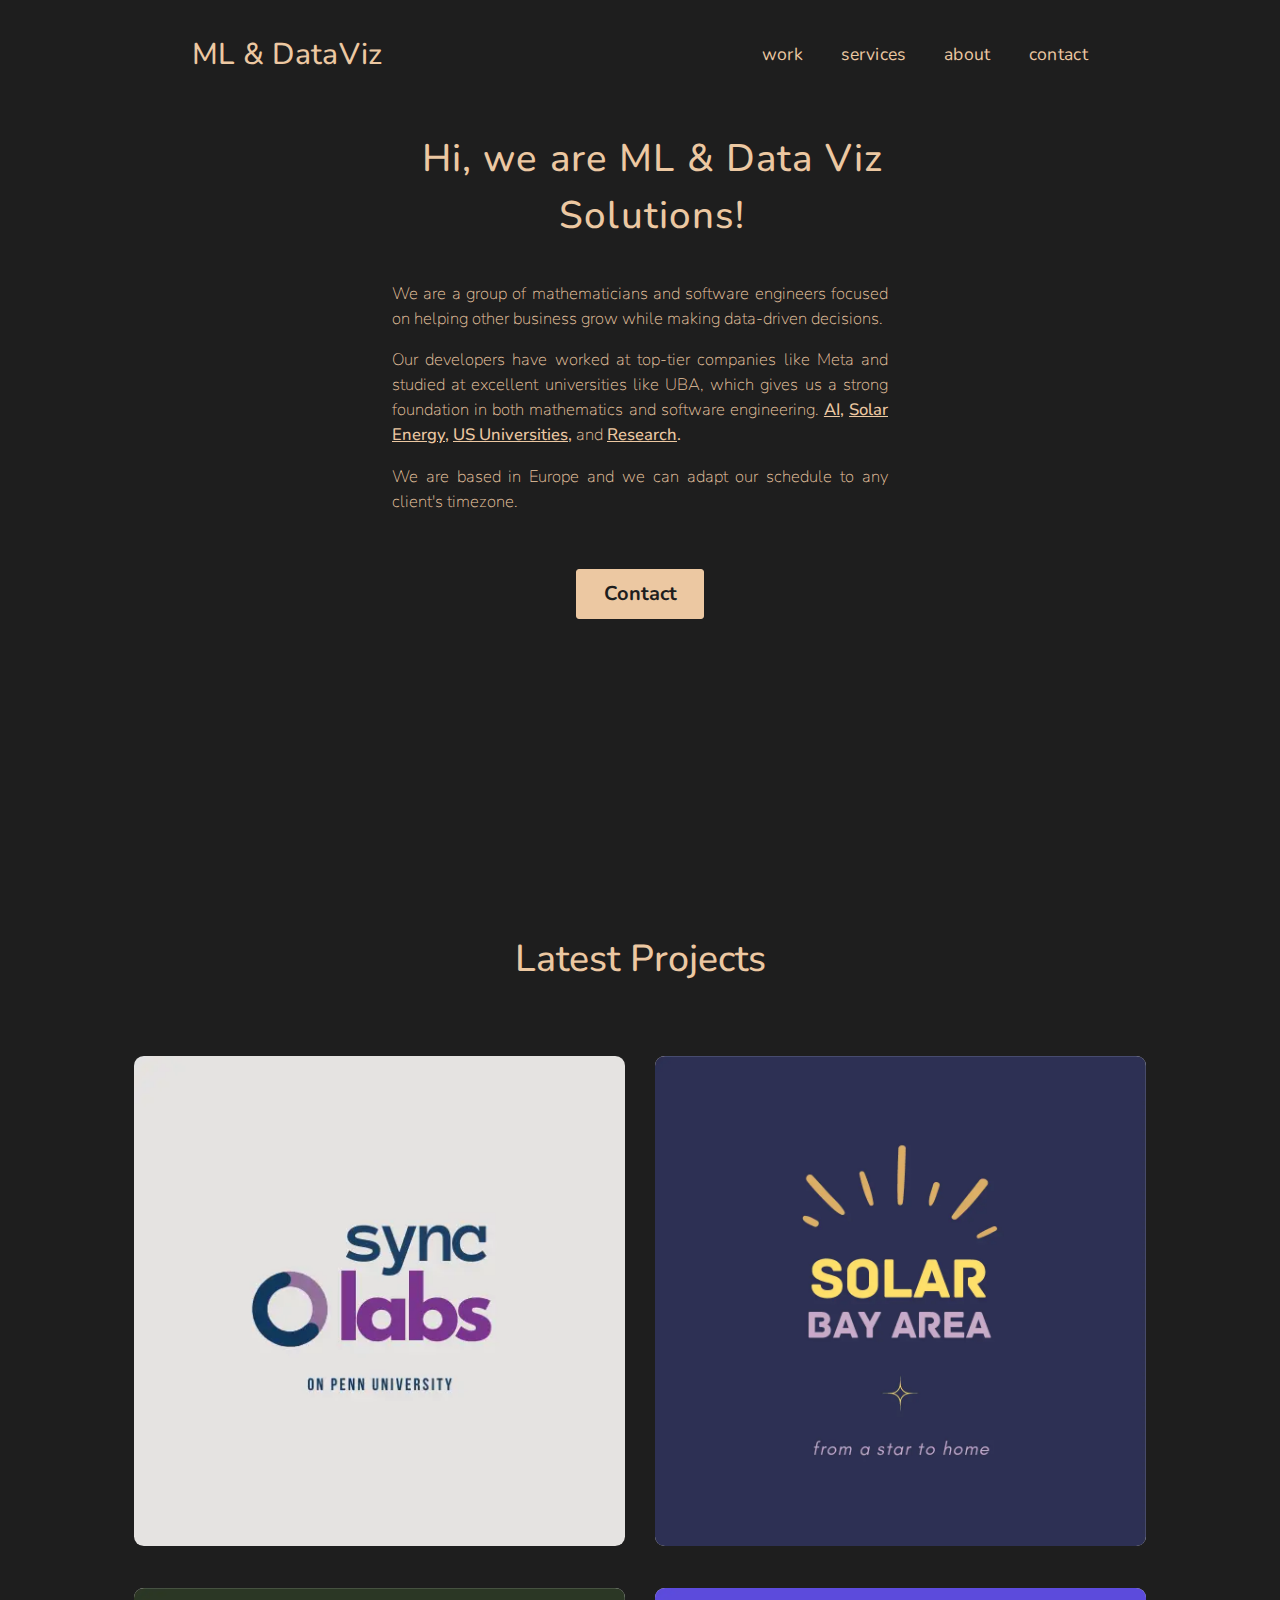
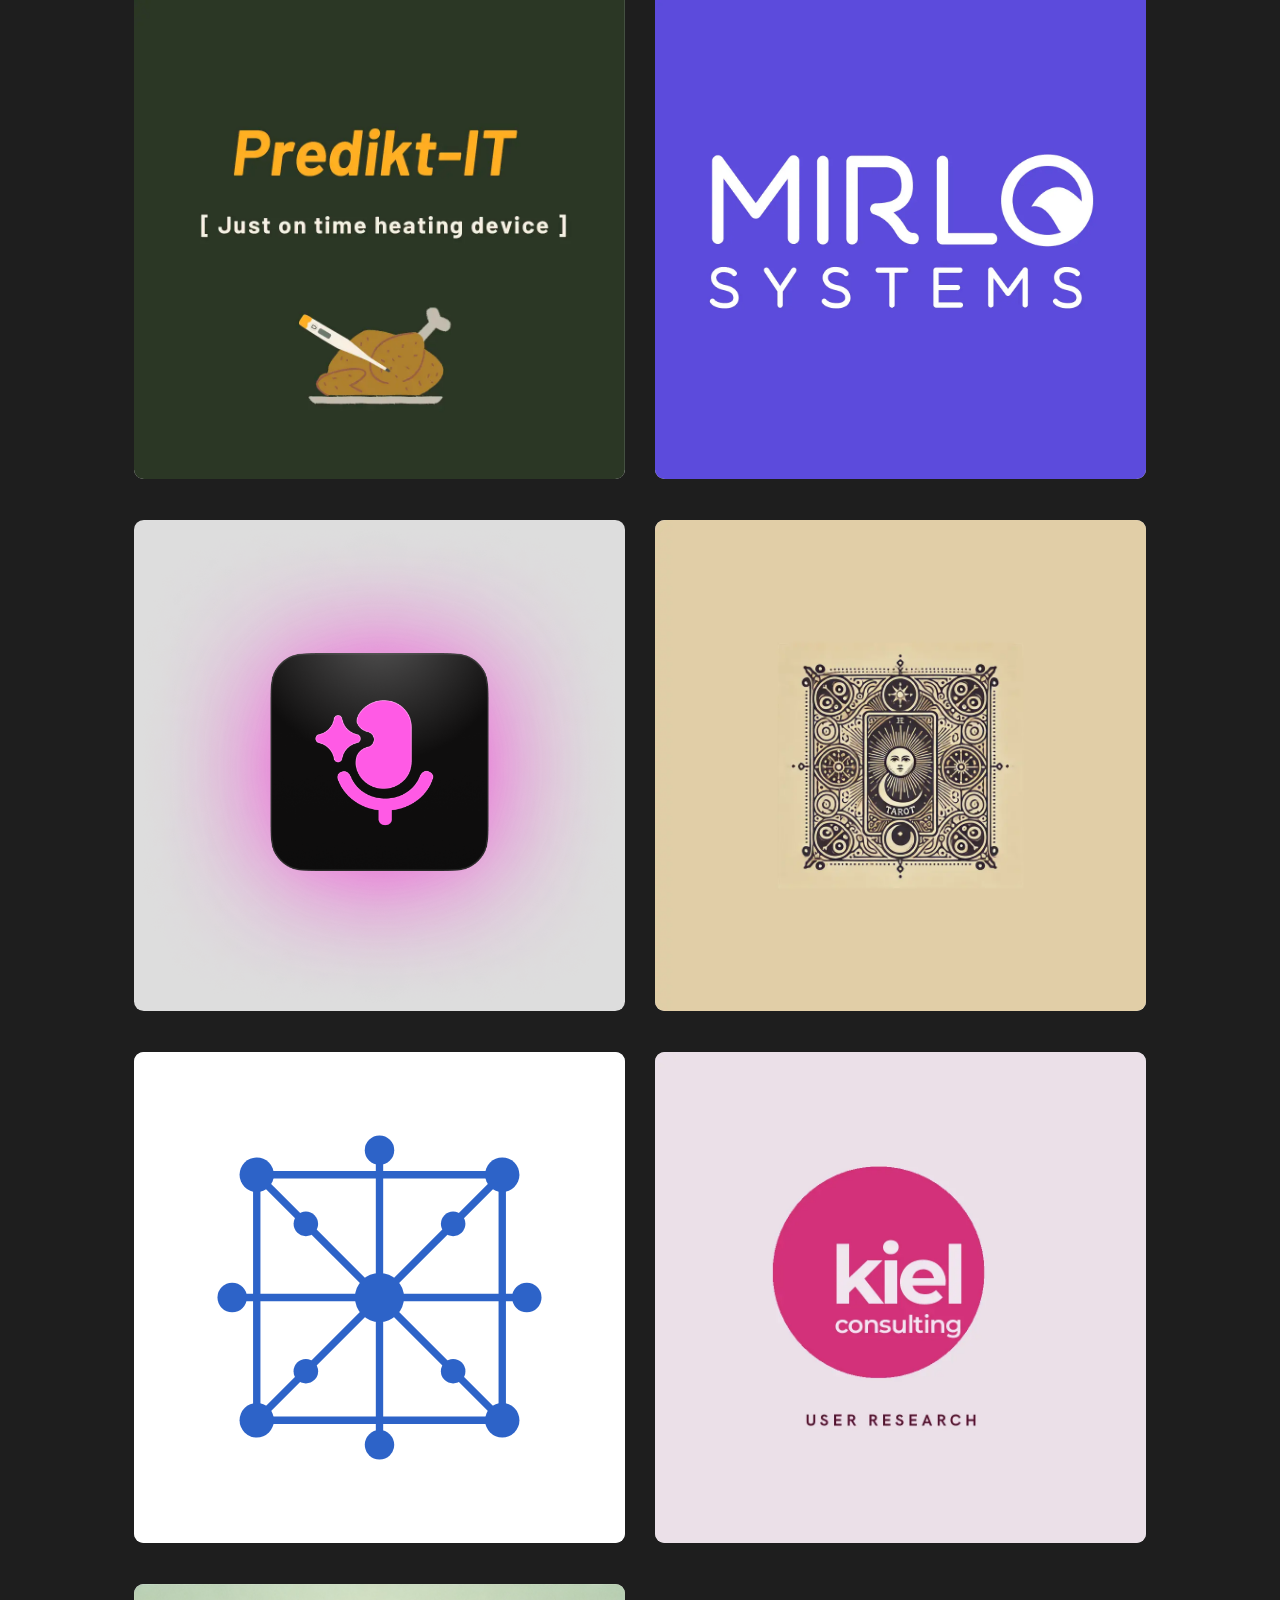
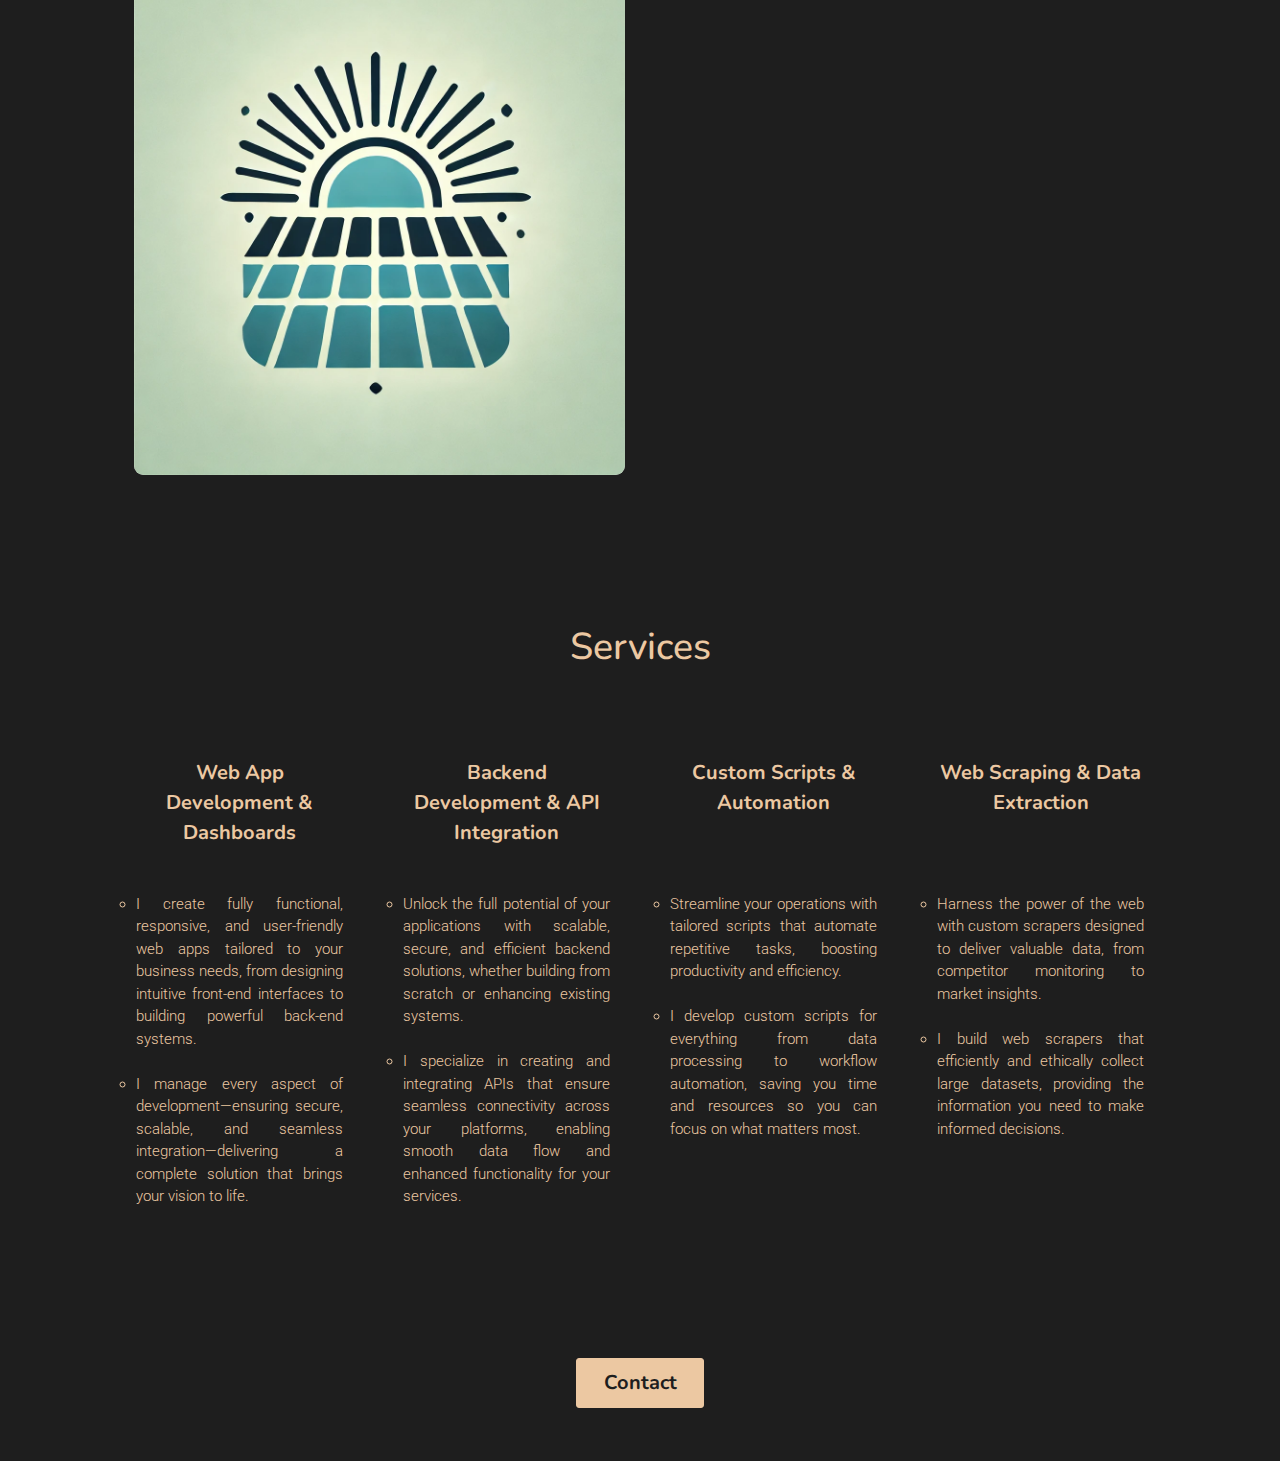
<file: index.html>
<!DOCTYPE html>
<html lang="en">

<head>
    <meta charset="UTF-8">
    <meta name="viewport" content="width=device-width, initial-scale=1.0">
    <meta name="description"
        content="Portfolio of Machine Learning and Data Visualization Solutions, senior Full-Stack Software Engineer specializing in web app development, data visualization, backend solutions, and automation. Experienced in AI, Solar Energy, and more.">
    <title>Machine Learning and Data Visualization Solutions | Senior Full-Stack Software Engineer Portfolio</title>
    <meta property="og:title" content="Machine Learning and Data Visualization Solutions | Senior Full-Stack Software Engineer Portfolio">
    <meta property="og:description"
        content="Portfolio of Machine Learning and Data Visualization Solutions, senior Full-Stack Software Engineer specializing in web app development, data visualization, backend solutions, and automation. Experienced in AI, Solar Energy, and more.">
    <link rel="canonical" href="https://ml-and-data-viz.github.io/index.html">
    <meta property="og:url" content="https://ml-and-data-viz.github.io/index.html">
    <meta property="og:type" content="website">
    <link rel="icon" type="image/x-icon" href="images/favicon/favicon.ico">
    <link href="css/common.css" rel="stylesheet">
    <link href="css/index.css" rel="stylesheet">
    <script src="js/custom_footer.js"></script>
    <link href="css/custom_footer.css" rel="stylesheet">
    <script src="js/header.js"></script>
    <link href="css/header.css" rel="stylesheet">
    <link rel="preconnect" href="https://fonts.googleapis.com">
    <link rel="preconnect" href="https://fonts.gstatic.com" crossorigin>
    <link
        href="https://fonts.googleapis.com/css2?family=Roboto:ital,wght@0,100;0,300;0,400;0,500;0,700;0,900;1,100;1,300;1,400;1,500;1,700;1,900&display=swap"
        rel="stylesheet">
    <!-- Google Tag Manager -->
    <script>(function (w, d, s, l, i) {
            w[l] = w[l] || []; w[l].push({
                'gtm.start':
                    new Date().getTime(), event: 'gtm.js'
            }); var f = d.getElementsByTagName(s)[0],
                j = d.createElement(s), dl = l != 'dataLayer' ? '&l=' + l : ''; j.async = true; j.src =
                    'https://www.googletagmanager.com/gtm.js?id=' + i + dl; f.parentNode.insertBefore(j, f);
        })(window, document, 'script', 'dataLayer', 'GTM-N44HK2NT');</script>
    <!-- End Google Tag Manager -->

    <!-- Structured Data for Person -->
    <script type="application/ld+json">
    {
      "@context": "https://schema.org",
      "@type": "Person",
      "name": "Machine Learning and Data Visualization Solutions",
      "jobTitle": "Senior Full-Stack Software Engineer",
      "url": "https://ml-and-data-viz.github.io/",
      "sameAs": [
        "https://www.linkedin.com/company/106978603/",
        "https://github.com/ml-and-data-viz"
      ]
    }
    </script>
</head>


<body>
    <!-- Google Tag Manager (noscript) -->
    <noscript><iframe src="https://www.googletagmanager.com/ns.html?id=GTM-N44HK2NT" height="0" width="0"
            style="display:none;visibility:hidden"></iframe></noscript>
    <!-- End Google Tag Manager (noscript) -->
    <custom-header></custom-header>
    <main>
        <section id="about">
            <h2 id="presentationH1" class="title-font">Hi, we are ML & Data Viz Solutions!</h2>
            <p class="presentationText">
                We are a group of mathematicians and software engineers focused on helping other business grow while making data-driven decisions.
            </p>
            <p class="presentationText">
                Our developers have worked at top-tier companies like Meta and studied at excellent universities like UBA, which gives us a strong foundation in both
                mathematics and software engineering.
                <b>
                    <a target="blank" title="form" href="project-talktastic">
                        AI</a>, <a target="blank" title="form" href="project-solar-energy">
                        Solar Energy</a>, <a target="blank" title="form" href="project-sync">
                        US Universities</a>,</b> and <b><a target="blank" title="form" href="project-NEU">
                        Research</a>.
                </b>
            </p>
            <p class="presentationText">
                We are based in Europe and we can adapt our schedule to any client's timezone.
            </p>
            <div style="text-align: center; margin-top: 6vh; width: 100%;">
                <a href="contact" class="niceButton contactMeButton">Contact</a>
            </div>
        </section>
        <div class="blockDiv"></div>
        <section id="latest-projects">
            <h2 class="title-font">Latest Projects</h2>
            <br />
            <div id="projects" class="lookbook-gallery">
                <div class="lookbook-grid" role="region">
                    <div class="work_grid_cell">
                        <figure class="model">
                            <a class="link_with_icon_index" href="project-sync">
                                <img src="images/logos/Sync.webp" class="logo_image" alt="logo for Sync company" />
                            </a>
                        </figure>
                        <figcaption class="model--caption overlay">
                            <h3 class="model-hed"><a class="model-hed-link" href="project-sync">Dashboard for
                                    Companies' Data Analysis</a>
                            </h3>
                            <p class="job-description">Web to upload spreadsheets from computer and see graphs of data
                                in a
                                dashboard.</p>
                            <p></p>
                            <p></p>
                        </figcaption>
                    </div>

                    <div class="work_grid_cell">
                        <figure class="model">
                            <a class="link_with_icon_index" href="project-solar-energy">
                                <img src="images/logos/SEN.webp" class="logo_image"
                                    alt="logo for Solar Energy project" />
                            </a>
                        </figure>
                        <figcaption class="model--caption overlay">
                            <h3 class="model-hed"><a class="model-hed-link" href="project-solar-energy">Dashboard
                                    for
                                    Viewing Solar System
                                    Data</a></h3>
                            <p class="job-description">Web to compare expected and actual production of installed solar
                                systems.</p>
                            <p></p>
                            <p></p>
                        </figcaption>
                    </div>

                    <div class="work_grid_cell">
                        <figure class="model">
                            <a class="link_with_icon_index" href="project-temperature-prediction">
                                <img src="images/logos/heating.webp" class="logo_image"
                                    alt="logo for Predikt-IT, project about algorithms and Math" />
                            </a>
                        </figure>
                        <figcaption class="model--caption overlay">
                            <h3 class="model-hed"><a class="model-hed-link" href="project-temperature-prediction">Math
                                    Algorithm to predict
                                    food
                                    heating</a></h3>
                            <p class="job-description">Algorithm to dynamically read new values from sensors and predict
                                heating time.</p>
                            <p></p>
                            <p></p>
                        </figcaption>
                    </div>

                    <div class="work_grid_cell">
                        <figure class="model">
                            <a class="link_with_icon_index" href="project-NEU.html">
                                <img src="images/logos/square_mirlo_logo_exact_color.webp" class="logo_image"
                                    alt="logo for Northeastern University project about data visualization" />
                            </a>
                        </figure>
                        <figcaption class="model--caption overlay">
                            <h3 class="model-hed"><a class="model-hed-link" href="project-NEU">Networks experiment
                                    analysis</a></h3>
                            <p class="job-description">Web App displaying graphs and tables about experiments conducted
                                on
                                networks, checking delay,
                                cache and throughput.</p>
                            <p></p>
                            <p></p>
                        </figcaption>
                    </div>

                    <div class="work_grid_cell">
                        <figure class="model">
                            <a class="link_with_icon_index" href="project-talktastic">
                                <img src="images/logos/talktastic_icon.webp" class="logo_image"
                                    alt="logo for Sync company" />
                            </a>
                        </figure>
                        <figcaption class="model--caption overlay">
                            <h3 class="model-hed"><a class="model-hed-link" href="project-talktastic">Talktastic
                                    (Mac App)</a></h3>
                            <p class="job-description">Mac App for transcribing audios using AI to analyze screenshots
                                and
                                improve the plain
                                speech-to-text transcription (backend development).</p>
                            <p></p>
                            <p></p>
                        </figcaption>
                    </div>

                    <div class="work_grid_cell">
                        <figure class="model">
                            <a class="link_with_icon_index" href="project-tarot">
                                <img src="images/logos/tarot_logo_2.webp" class="logo_image"
                                    alt="logo for Tarot project, backend development with Stripe and ChatGPT communication" />
                            </a>
                        </figure>
                        <figcaption class="model--caption overlay">
                            <h3 class="model-hed"><a class="model-hed-link" href="project-tarot">Tarot reading
                                    App</a>
                            </h3>
                            <p class="job-description">Web App for allowing users to subscribe (Stripe) and get tarot
                                readings (backend
                                development).</p>
                            <p></p>
                            <p></p>
                        </figcaption>
                    </div>

                    <div class="work_grid_cell">
                        <figure class="model">
                            <a class="link_with_icon_index" href="project-smart-contracts">
                                <img src="images/logos/network-graph-logo.svg" class="logo_image"
                                    alt="logo for Smart Contracts, full-stack project with web scraping and GPT communication" />
                            </a>
                        </figure>
                        <figcaption class="model--caption overlay">
                            <h3 class="model-hed"><a class="model-hed-link" href="project-tarot">PDF scraper with GPT
                                    analysis</a></h3>
                            <p class="job-description">Web scraper to obtain PDFs from different pages and then analyze
                                them
                                with GPT, parse and
                                store the information.</p>
                            <p></p>
                            <p></p>
                        </figcaption>
                    </div>

                    <div class="work_grid_cell" style="display: none;">
                        <figure class="model">
                            <a class="link_with_icon_index" href="project-codegen">
                                <img src="images/logos/currently_used/codegen_index.webp" class="logo_image"
                                    alt="logo for Codegen, backend project with AI and LLM communication" />
                            </a>
                        </figure>
                        <figcaption class="model--caption overlay">
                            <h3 class="model-hed"><a class="model-hed-link" href="project-codegen">Code
                                    autogeneration</a>
                            </h3>
                            <p class="job-description">Scripts that read and parse companies' (clients') huge codebases
                                and
                                performed routinary
                                and concrete changes.</p>
                            <p></p>
                            <p></p>
                        </figcaption>
                    </div>

                    <div class="work_grid_cell">
                        <figure class="model">
                            <a class="link_with_icon_index" href="project-quizes">
                                <img src="images/logos/quiz.webp" class="logo_image"
                                    alt="logo for Quiz project, full-stack with React and user authentication" />
                            </a>
                        </figure>
                        <figcaption class="model--caption overlay">
                            <h3 class="model-hed"><a class="model-hed-link" href="project-quizes">Quiz App</a></h3>
                            <p class="job-description">Web page for researchers to easily create and share quizes.</p>
                            <p></p>
                            <p></p>
                        </figcaption>
                    </div>

                    <div class="work_grid_cell">
                        <figure class="model">
                            <a class="link_with_icon_index" href="project-cost-estimation">
                                <img src="images/logos/cost_estimation.webp" class="logo_image"
                                    alt="logo for Cost Estimation project, full-stack with Django forms and Javascript wizard" />
                            </a>
                        </figure>
                        <figcaption class="model--caption overlay">
                            <h3 class="model-hed"><a class="model-hed-link" href="cost-estimation">Cost Estimation</a></h3>
                            <p class="job-description">Web page for users to create Products in DB through wizard Forms, CVS and PDFs.</p>
                            <p></p>
                            <p></p>
                        </figcaption>
                    </div>
                </div>
            </div>
        </section>
        <section id="services">
            <h2 class="title-font" style="margin-bottom: 0;">Services</h2>
            <div id="services-div" class="services-gallery">
                <div class="services-grid" role="region">
                    <div>
                        <h3 class="model-hed service-title"
                            style="text-align: center; color: var(--variableFontColor);">
                            Web App Development & Dashboards
                        </h3>
                    </div>


                    <div>
                        <h3 class="model-hed service-title"
                            style="text-align: center; color: var(--variableFontColor);">
                            Backend Development & API Integration
                        </h3>
                    </div>

                    <div>
                        <h3 class="model-hed service-title"
                            style="text-align: center; color: var(--variableFontColor);">
                            Custom Scripts & Automation
                        </h3>
                    </div>

                    <div>
                        <h3 class="model-hed service-title"
                            style="text-align: center; color: var(--variableFontColor);">
                            Web Scraping & Data Extraction
                        </h3>
                    </div>

                    <div>
                        <p class="service-description" style="display: none; color: var(--variableFontColor);">
                            Bring your vision to life with
                            end-to-end web application development.
                            I specialize in creating fully functional, responsive,
                            and user-friendly web apps tailored to your unique business needs.
                            From designing intuitive front-end interfaces to building powerful
                            and secure back-end systems, I handle every aspect of development
                            to deliver a seamless and integrated solution.</p>
                        <ul class="service-description"
                            style="padding-left: 0px; list-style-type: circle; color: var(--variableFontColor);">
                            <li>
                                I create fully functional, responsive, and user-friendly web apps tailored to your
                                business
                                needs, from designing intuitive front-end interfaces to building powerful back-end
                                systems.
                            </li>
                            <br />
                            <li>
                                I manage every aspect of development—ensuring secure, scalable, and seamless
                                integration—delivering a complete solution that brings your vision to life.
                            </li>
                        </ul>
                    </div>

                    <div>
                        <p class="service-description" style="display: none; color: var(--variableFontColor);">
                            Unlock the full potential of
                            your applications with robust backend development tailored to your needs.
                            Whether you're building from the ground up or enhancing existing systems,
                            I offer scalable, secure, and efficient backend solutions.
                            I specialize in creating and integrating APIs that seamlessly connect
                            your platforms, providing smooth data flow and functionality across
                            your services.</p>
                        <ul class="service-description"
                            style="padding-left: 0px; list-style-type: circle; color: var(--variableFontColor);">
                            <li>
                                Unlock the full potential of your applications with scalable, secure, and efficient
                                backend
                                solutions, whether building from scratch or enhancing existing systems.
                            </li>
                            <br />
                            <li>
                                I specialize in creating and integrating APIs that ensure seamless connectivity across
                                your
                                platforms, enabling smooth data flow and enhanced functionality for your services.
                            </li>
                        </ul>
                    </div>

                    <div>
                        <p class="service-description" style="display: none; color: var(--variableFontColor);">
                            Streamline your operations with
                            custom scripts designed to automate
                            repetitive tasks and boost productivity.
                            From data processing to workflow automation,
                            I develop tailored scripts that save you time and resources,
                            allowing you to focus on what matters most.</p>
                        <ul class="service-description"
                            style="padding-left: 0px; list-style-type: circle; color: var(--variableFontColor);">
                            <li>
                                Streamline your operations with tailored scripts that automate repetitive tasks,
                                boosting
                                productivity and efficiency.
                            </li>
                            <br />
                            <li>
                                I develop custom scripts for everything from data processing to workflow automation,
                                saving
                                you
                                time and resources so you can focus on what matters most.
                            </li>
                        </ul>
                    </div>

                    <div>
                        <p class="service-description" style="display: none; color: var(--variableFontColor);">Harness
                            the
                            power
                            of the web
                            with precision web scrapers that deliver
                            valuable data right to your fingertips.
                            Whether you need to monitor competitors, gather market insights,
                            or extract large datasets,
                            I build scrapers that efficiently and ethically collect the information
                            you need.
                        </p>
                        <ul class="service-description"
                            style="padding-left: 0px; list-style-type: circle; color: var(--variableFontColor);">
                            <li>
                                Harness the power of the web with custom scrapers designed to deliver valuable data,
                                from
                                competitor monitoring to market insights.
                            </li>
                            <br />
                            <li>
                                I build web scrapers that efficiently and ethically collect large datasets, providing
                                the
                                information you need to make informed decisions.
                            </li>
                        </ul>
                    </div>

                </div>
            </div>
        </section>
        <section id="contact">
            <div style="text-align: center; margin-top: 10vh; width: 100%;">
                <a href="contact" class="niceButton contactMeButton">Contact</a>
            </div>
        </section>
    </main>
    <custom-footer></custom-footer>

</body>

</html>
</file>
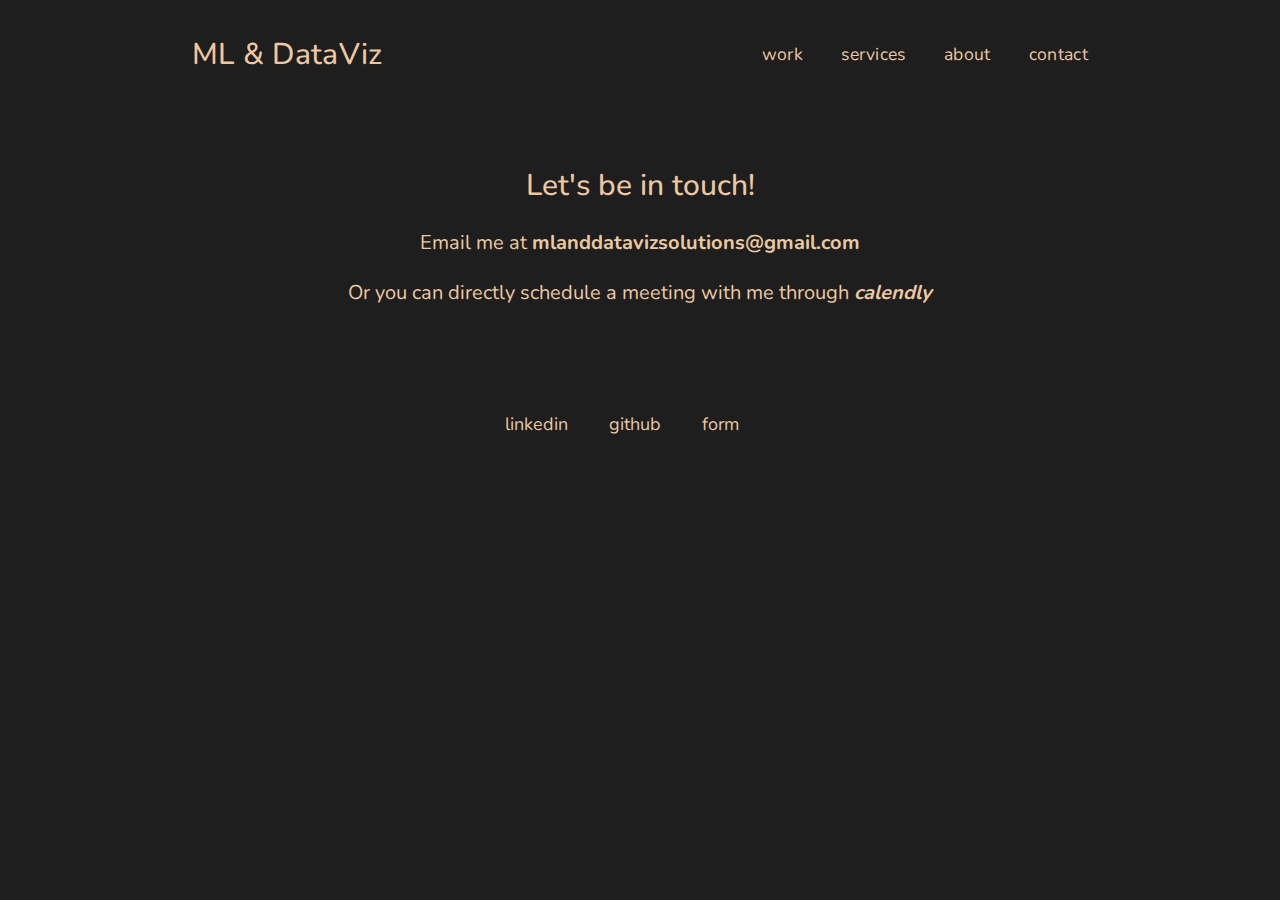
<file: contact.html>
<!DOCTYPE html>
<html lang="en">

<head>
    <meta charset="UTF-8">
    <meta name="viewport" content="width=device-width, initial-scale=1.0">
    <meta name="description"
        content="Portfolio of Machine Learning and Data Visualization Solutions, senior Full-Stack Software Engineer specializing in web app development, data visualization, backend solutions, and automation. Experienced in AI, Solar Energy, and more.">
    <title>Machine Learning and Data Visualization Solutions | Senior Full-Stack Software Engineer Portfolio</title>
    <meta property="og:title" content="Machine Learning and Data Visualization Solutions | Senior Full-Stack Software Engineer Portfolio">
    <meta property="og:description"
        content="Portfolio of Machine Learning and Data Visualization Solutions, senior Full-Stack Software Engineer specializing in web app development, data visualization, backend solutions, and automation. Experienced in AI, Solar Energy, and more.">
    <link rel="canonical" href="https://ml-and-data-viz.github.io/contact.html">
    <meta property="og:url" content="https://ml-and-data-viz.github.io/contact.html">
    <meta property="og:type" content="website">
    <link rel="icon" type="image/x-icon" href="images/favicon/favicon.ico">
    <link href="css/common.css" rel="stylesheet">
    <link href="css/contact.css" rel="stylesheet">
    <link href="css/custom_footer.css" rel="stylesheet">
    <script src="js/custom_footer.js"></script>
    <link href="css/header.css" rel="stylesheet">
    <script src="js/header.js"></script>
</head>

<body>
    <custom-header></custom-header>
    <main>
        <section id="contact">
            <h1 class="title-font">Let's be in touch!</h1>
            <p>Email me at
                <a style="color: var(--variableShinyColor); text-decoration: none;
            font-weight: bold;" href="mailto:mlanddatavizsolutions@gmail.com">mlanddatavizsolutions@gmail.com</a></p>
            <p>Or you can directly schedule a meeting with me through
                <a target="blank" style="color: var(--variableShinyColor); text-decoration: none;
            font-weight: bold; font-style: italic;" href="https://calendly.com/mlanddatavizsolutions/30min">calendly</a></p>
            <div class="blockDiv">
            </div>
            <div id="mailDiv">
                <a style="display: none;" target="blank" title="CV" class="link_with_icon" href="CV/CV.pdf">
                    cv
                </a>
                <a target="blank" title="linkedin" class="link_with_icon"
                    href="https://www.linkedin.com/company/106978603/">
                    linkedin
                </a>
                <br/>
                <br/>
                <a target="blank" title="github" class="link_with_icon" href="https://www.github.com/ml-and-data-viz">
                    github
                </a>
                <a target="blank" title="form" class="link_with_icon"
                    href="https://bdpys1zcxyj.typeform.com/to/DTsD78bO">
                    form
                </a>
            </div>
            <form style="display: none;">
                <div class="form_div">
                    <p class="form_label">Name</p>
                    <br />
                    <input class="form_input" id="nameInput" type="text" name="name" required>
                </div>
                <div class="form_div">
                    <label class="form_label">Mail</label>
                    <br />
                    <input class="form_input" id="mailInput" type="mail" name="mail" required pattern=".+@.+\..+">
                </div>
                <div class="form_div">
                    <label class="form_label">Message</label>
                    <br />
                    <textarea class="form_input" required id="messageTextarea" style="height: 80px;" type="text"
                        name="message"></textarea>
                </div>
                <p id="thanksMessage" style="display: none">Thanks! I'll be in touch soon :)</p>
                <button class="niceButton" id="submitButton" type="submit"
                    onclick="return sendMessage();">Submit</button>
            </form>
        </section>
    </main>


    <script>
        function sendMessage() {
            const name = document.getElementById('nameInput').value;
            const mail = document.getElementById('mailInput').value;
            const message = document.getElementById('messageTextarea').value;
            if (!name) {
                return true;
            }
            if (!mail || mail.match('.+@.+\\..+') == null) {
                return true;
            }
            if (!message) {
                return true;
            }
            /*
            document.getElementById('thanksMessage').style.display = 'block';
            document.getElementById('nameInput').value = '';
            document.getElementById('mailInput').value = '';
            document.getElementById('messageTextarea').value = '';
            */
            return false;
        }
    </script>
</body>

</html>
</file>
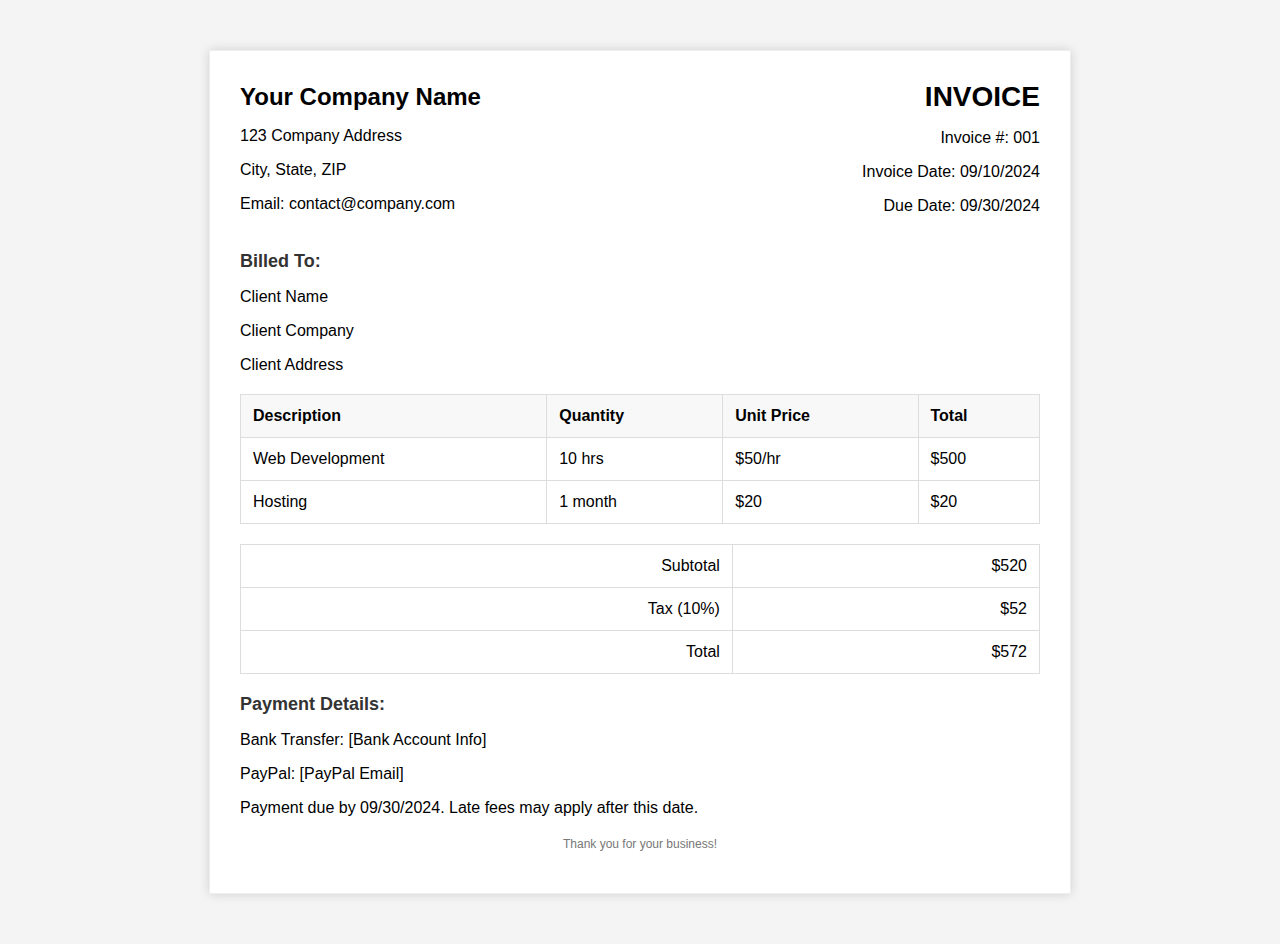
<file: invoice_example.html>
<!DOCTYPE html>
<html lang="en">
<head>
    <meta charset="UTF-8">
    <meta name="viewport" content="width=device-width, initial-scale=1.0">
    <title>Invoice</title>
    <style>
        body {
            font-family: 'Arial', sans-serif;
            margin: 0;
            padding: 0;
            background-color: #f4f4f4;
        }
        .invoice-box {
            max-width: 800px;
            margin: 50px auto;
            padding: 30px;
            border: 1px solid #eee;
            background-color: white;
            box-shadow: 0 0 10px rgba(0, 0, 0, 0.15);
        }
        .header {
            display: flex;
            justify-content: space-between;
            align-items: center;
            margin-bottom: 20px;
        }
        .header .company-info {
            text-align: left;
        }
        .header .company-info h2 {
            margin: 0;
            font-size: 24px;
        }
        .header .invoice-info {
            text-align: right;
        }
        .invoice-info h1 {
            margin: 0;
            font-size: 28px;
        }
        .client-info, .payment-info {
            margin-bottom: 20px;
        }
        .client-info h3, .payment-info h3 {
            margin: 0;
            font-size: 18px;
            font-weight: bold;
            color: #333;
        }
        table {
            width: 100%;
            border-collapse: collapse;
            margin-bottom: 20px;
        }
        table, th, td {
            border: 1px solid #ddd;
        }
        table th, table td {
            padding: 12px;
            text-align: left;
        }
        table th {
            background-color: #f8f8f8;
        }
        .total {
            text-align: right;
        }
        .total td {
            font-size: 16px;
            font-weight: bold;
        }
        .footer {
            margin-top: 20px;
            text-align: center;
            font-size: 12px;
            color: #777;
        }
    </style>
</head>
<body>
    <div class="invoice-box">
        <div class="header">
            <div class="company-info">
                <h2>Your Company Name</h2>
                <p>123 Company Address</p>
                <p>City, State, ZIP</p>
                <p>Email: contact@company.com</p>
            </div>
            <div class="invoice-info">
                <h1>INVOICE</h1>
                <p>Invoice #: 001</p>
                <p>Invoice Date: 09/10/2024</p>
                <p>Due Date: 09/30/2024</p>
            </div>
        </div>

        <div class="client-info">
            <h3>Billed To:</h3>
            <p>Client Name</p>
            <p>Client Company</p>
            <p>Client Address</p>
        </div>

        <table>
            <thead>
                <tr>
                    <th>Description</th>
                    <th>Quantity</th>
                    <th>Unit Price</th>
                    <th>Total</th>
                </tr>
            </thead>
            <tbody>
                <tr>
                    <td>Web Development</td>
                    <td>10 hrs</td>
                    <td>$50/hr</td>
                    <td>$500</td>
                </tr>
                <tr>
                    <td>Hosting</td>
                    <td>1 month</td>
                    <td>$20</td>
                    <td>$20</td>
                </tr>
            </tbody>
        </table>

        <table>
            <tbody>
                <tr>
                    <td class="total">Subtotal</td>
                    <td class="total">$520</td>
                </tr>
                <tr>
                    <td class="total">Tax (10%)</td>
                    <td class="total">$52</td>
                </tr>
                <tr>
                    <td class="total">Total</td>
                    <td class="total">$572</td>
                </tr>
            </tbody>
        </table>

        <div class="payment-info">
            <h3>Payment Details:</h3>
            <p>Bank Transfer: [Bank Account Info]</p>
            <p>PayPal: [PayPal Email]</p>
            <p>Payment due by 09/30/2024. Late fees may apply after this date.</p>
        </div>

        <div class="footer">
            <p>Thank you for your business!</p>
        </div>
    </div>
</body>
</html>
</file>
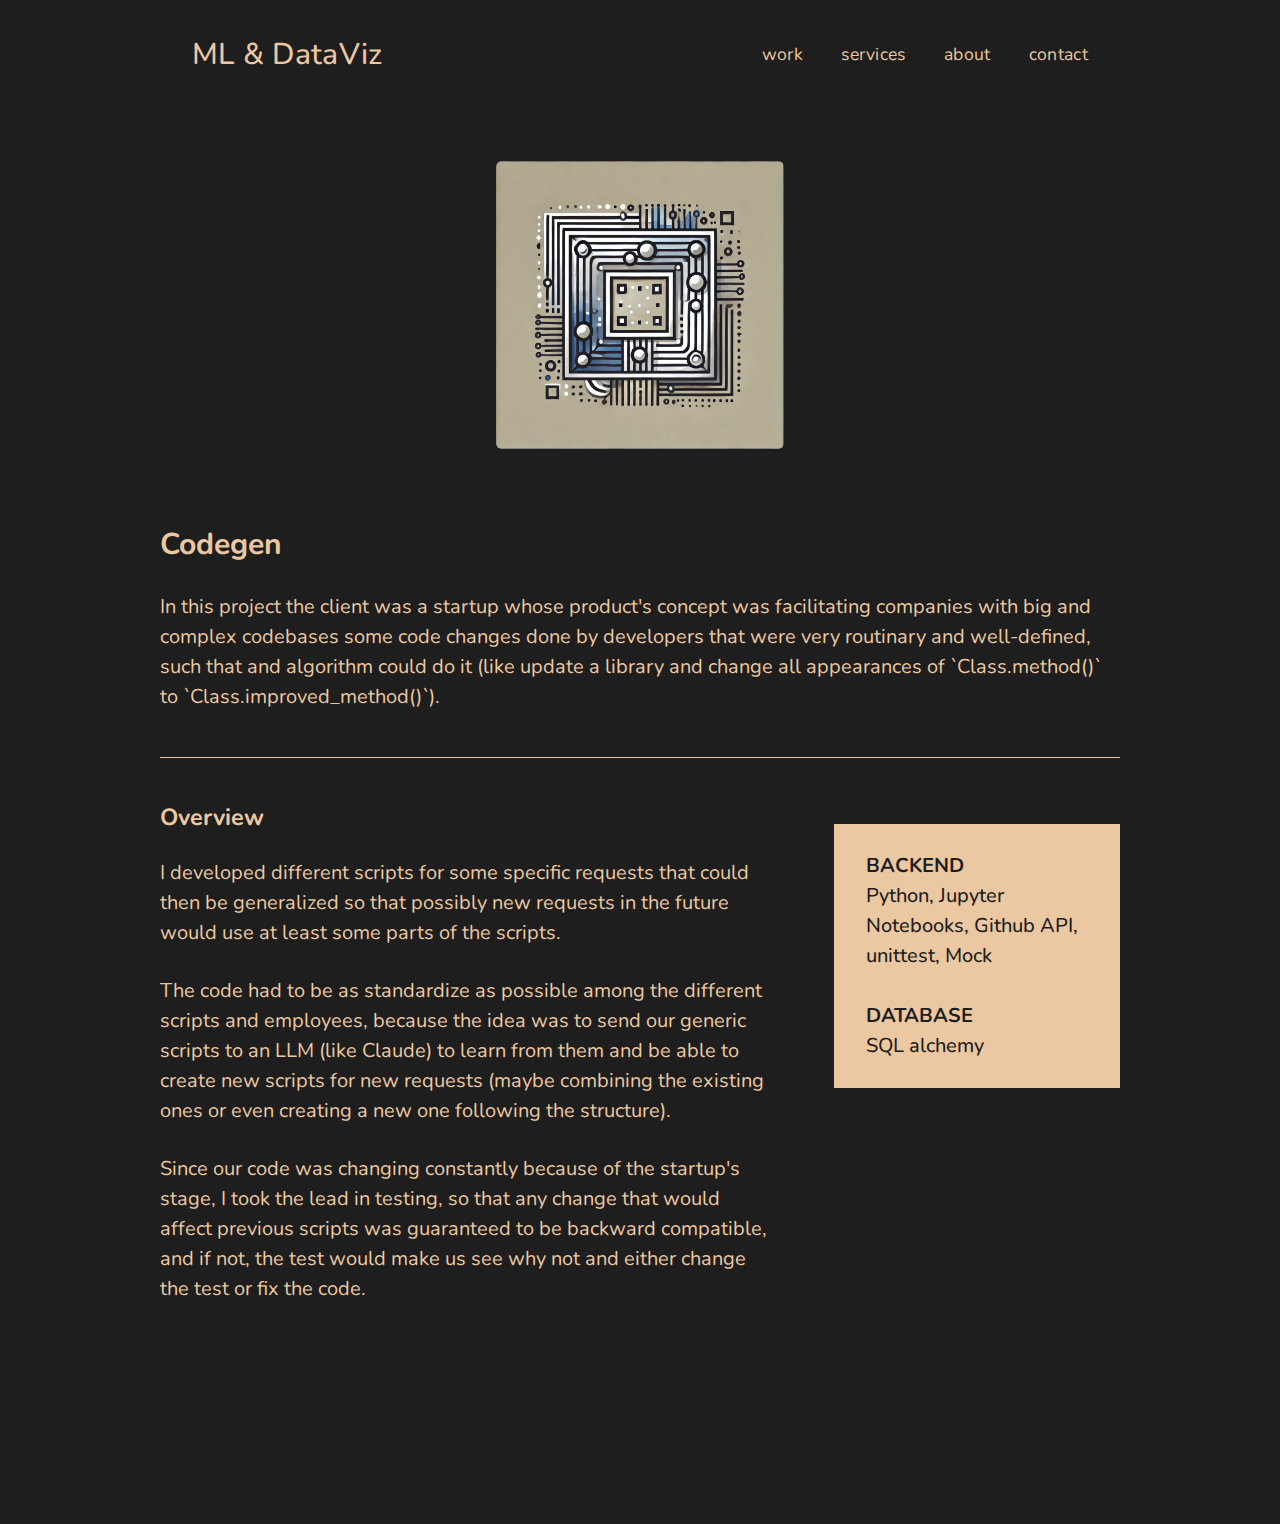
<file: project-codegen.html>
<!DOCTYPE html>
<html lang="en">

<head>
    <meta charset="UTF-8">
    <meta name="viewport" content="width=device-width, initial-scale=1.0">
    <meta name="description"
        content="Portfolio of Machine Learning and Data Visualization Solutions, senior Full-Stack Software Engineer specializing in web app development, data visualization, backend solutions, and automation. Experienced in AI, Solar Energy, and more.">
    <title>Machine Learning and Data Visualization Solutions | Senior Full-Stack Software Engineer Portfolio</title>
    <meta property="og:title" content="Machine Learning and Data Visualization Solutions | Senior Full-Stack Software Engineer Portfolio">
    <meta property="og:description"
        content="Portfolio of Machine Learning and Data Visualization Solutions, senior Full-Stack Software Engineer specializing in web app development, data visualization, backend solutions, and automation. Experienced in AI, Solar Energy, and more.">
    <link rel="canonical" href="https://ml-and-data-viz.github.io/index.html">
    <meta property="og:url" content="https://ml-and-data-viz.github.io/index.html">
    <meta property="og:type" content="website">
    <link rel="icon" type="image/x-icon" href="images/favicon/favicon.ico">
    <link href="css/project.css" rel="stylesheet">
    <link href="css/common.css" rel="stylesheet">
    <link href="css/header.css" rel="stylesheet">
    <script src="js/header.js"></script>
    <script src="js/custom_footer.js"></script>
    <link href="css/custom_footer.css" rel="stylesheet">
    <script>
        var projectJson = {
            "logo_source": "images/logos/currently_used/codegen_project.webp",
            "project_title": "Codegen",
            "project_summary": "In this project the client was a startup whose product's concept was facilitating companies with big and complex codebases some code changes done by developers that were very routinary and well-defined, such that and algorithm could do it (like update a library and change all appearances of `Class.method()` to `Class.improved_method()`).",
            "project_overview_paragraphs": [
                "I developed different scripts for some specific requests that could then be generalized so that possibly new requests in the future would use at least some parts of the scripts.",
                "The code had to be as standardize as possible among the different scripts and employees, because the idea was to send our generic scripts to an LLM (like Claude) to learn from them and be able to create new scripts for new requests (maybe combining the existing ones or even creating a new one following the structure).",
                "Since our code was changing constantly because of the startup's stage, I took the lead in testing, so that any change that would affect previous scripts was guaranteed to be backward compatible, and if not, the test would make us see why not and either change the test or fix the code.",
            ],
            "tech_stack": [
                ["Backend", "Python, Jupyter Notebooks, Github API, unittest, Mock"],
                ["Database", "SQL alchemy"]
            ],
        };
    </script>
    <script src="js/project-loader.js"></script>
</head>

<body>
    <script type="text/jsx" src="index.js"></script>
    <custom-header></custom-header>
    <main id="projectDescriptionMain">
    </main>
    <custom-footer></custom-footer>
</body>

</html>
</file>
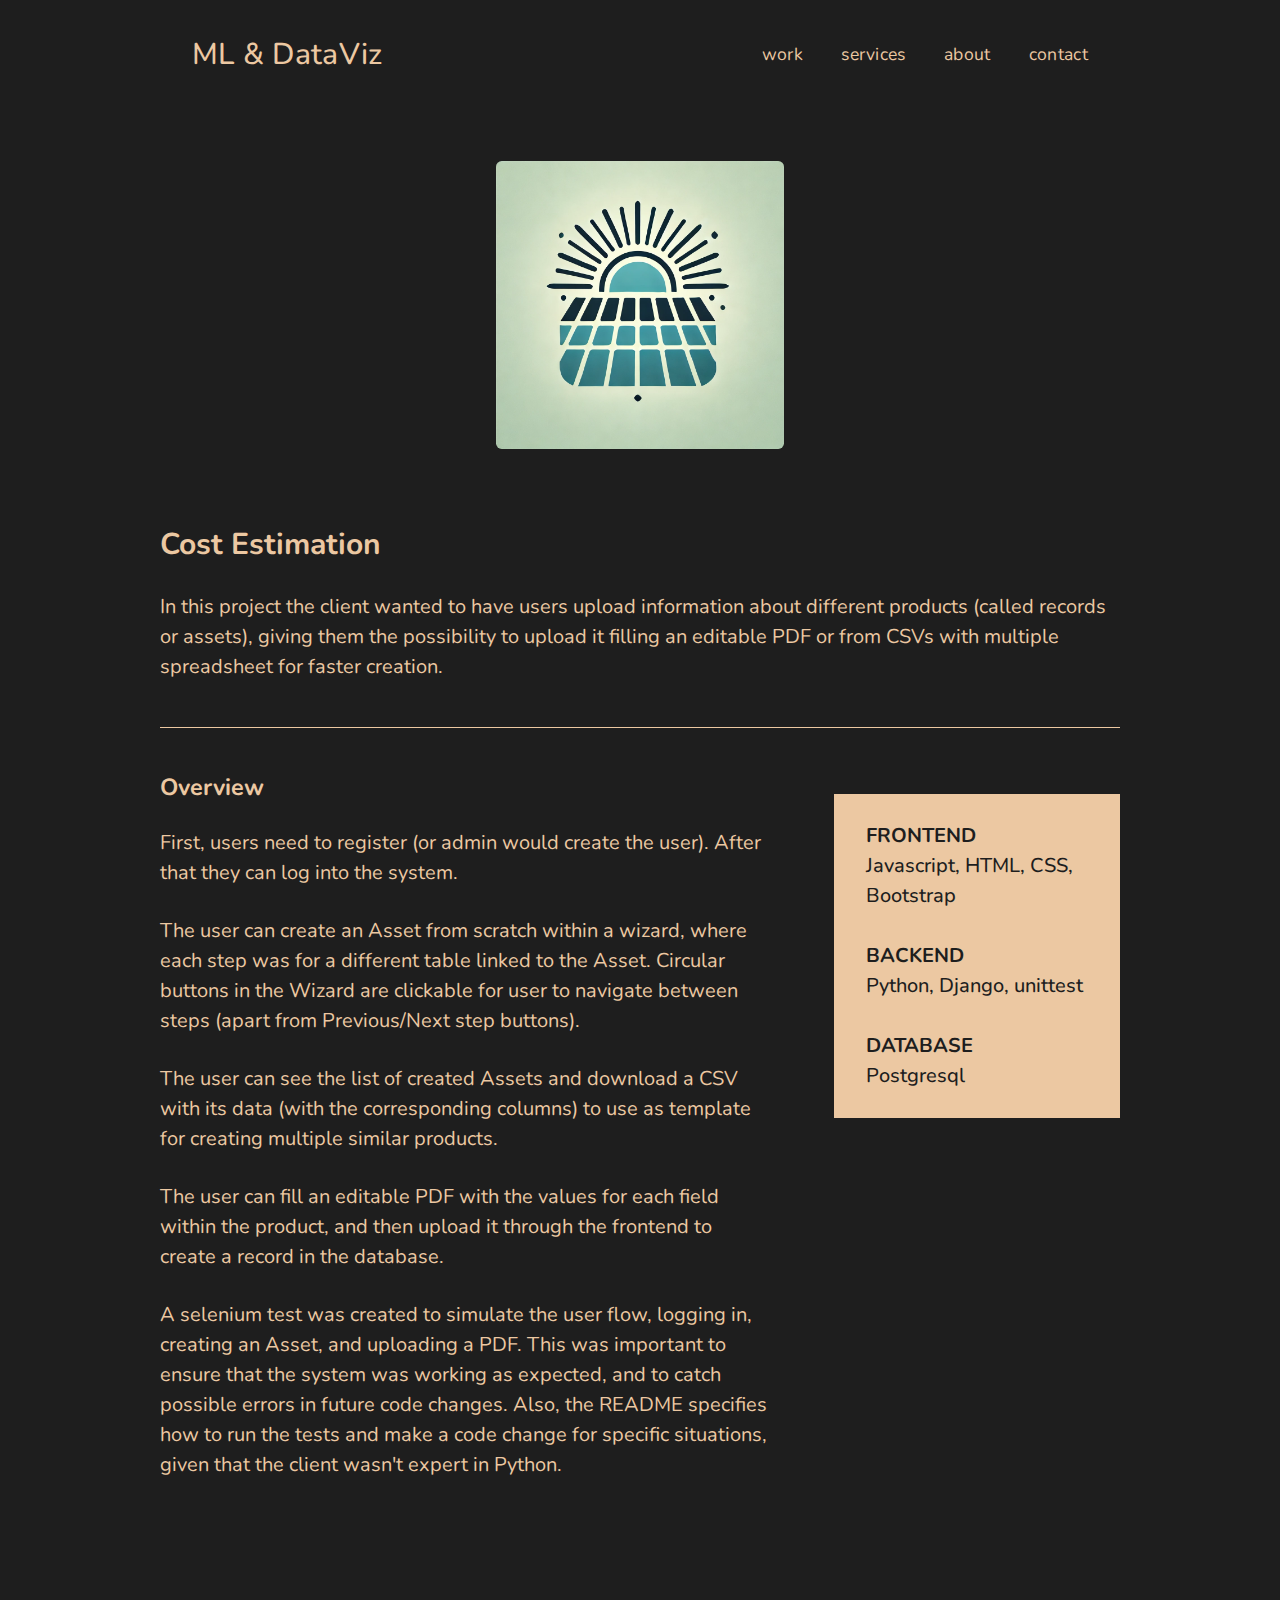
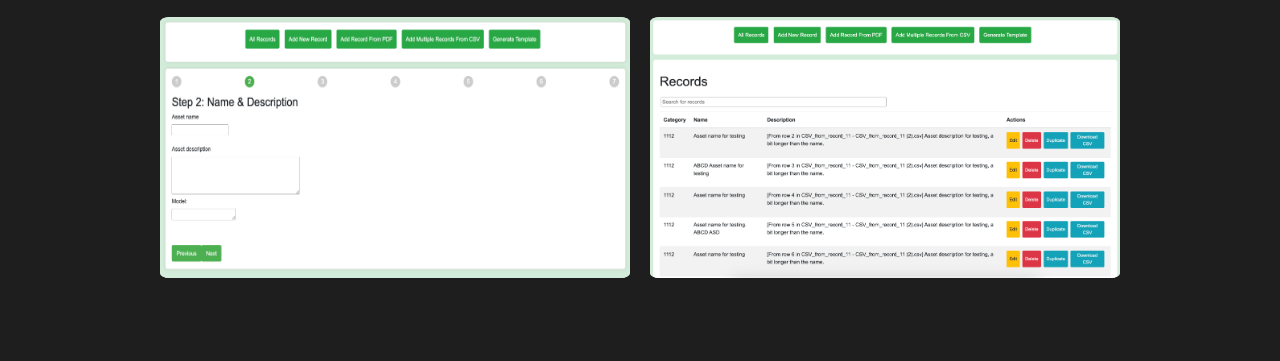
<file: project-cost-estimation.html>
<!DOCTYPE html>
<html lang="en">

<head>
    <meta charset="UTF-8">
    <meta name="viewport" content="width=device-width, initial-scale=1.0">
    <meta name="description"
        content="Portfolio of Machine Learning and Data Visualization Solutions, senior Full-Stack Software Engineer specializing in web app development, data visualization, backend solutions, and automation. Experienced in AI, Solar Energy, and more.">
    <title>Machine Learning and Data Visualization Solutions | Senior Full-Stack Software Engineer Portfolio</title>
    <meta property="og:title" content="Machine Learning and Data Visualization Solutions | Senior Full-Stack Software Engineer Portfolio">
    <meta property="og:description"
        content="Portfolio of Machine Learning and Data Visualization Solutions, senior Full-Stack Software Engineer specializing in web app development, data visualization, backend solutions, and automation. Experienced in AI, Solar Energy, and more.">
    <link rel="canonical" href="https://ml-and-data-viz.github.io/index.html">
    <meta property="og:url" content="https://ml-and-data-viz.github.io/index.html">
    <meta property="og:type" content="website">
    <link rel="icon" type="image/x-icon" href="images/favicon/favicon.ico">
    <link href="css/project.css" rel="stylesheet">
    <link href="css/common.css" rel="stylesheet">
    <link href="css/header.css" rel="stylesheet">
    <script src="js/header.js"></script>
    <script src="js/custom_footer.js"></script>
    <link href="css/custom_footer.css" rel="stylesheet">
    <script>
        var projectJson = {
            "logo_source": "images/logos/cost_estimation.webp",
            "project_title": "Cost Estimation",
            "project_summary": "In this project the client wanted to have users upload information about different products (called records or assets), giving them the possibility to upload it filling an editable PDF or from CSVs with multiple spreadsheet for faster creation.",
            "project_overview_paragraphs": [
                "First, users need to register (or admin would create the user). After that they can log into the system.",
                "The user can create an Asset from scratch within a wizard, where each step was for a different table linked to the Asset. Circular buttons in the Wizard are clickable for user to navigate between steps (apart from Previous/Next step buttons).",
                "The user can see the list of created Assets and download a CSV with its data (with the corresponding columns) to use as template for creating multiple similar products.",
                "The user can fill an editable PDF with the values for each field within the product, and then upload it through the frontend to create a record in the database.",
                "A selenium test was created to simulate the user flow, logging in, creating an Asset, and uploading a PDF. This was important to ensure that the system was working as expected, and to catch possible errors in future code changes. Also, the README specifies how to run the tests and make a code change for specific situations, given that the client wasn't expert in Python."
            ],
            "tech_stack": [
                ["Frontend", "Javascript, HTML, CSS, Bootstrap"],
                ["Backend", "Python, Django, unittest"],
                ["Database", "Postgresql"]
            ],
            "project_images": [
                "images/cost-estimation/img1.png",
                "images/cost-estimation/img2.png",
            ]
        };
    </script>
    <script src="js/project-loader.js"></script>
</head>

<body>
    <script type="text/jsx" src="index.js"></script>
    <custom-header></custom-header>
    <main id="projectDescriptionMain">
    </main>
    <custom-footer></custom-footer>
</body>

</html>
</file>
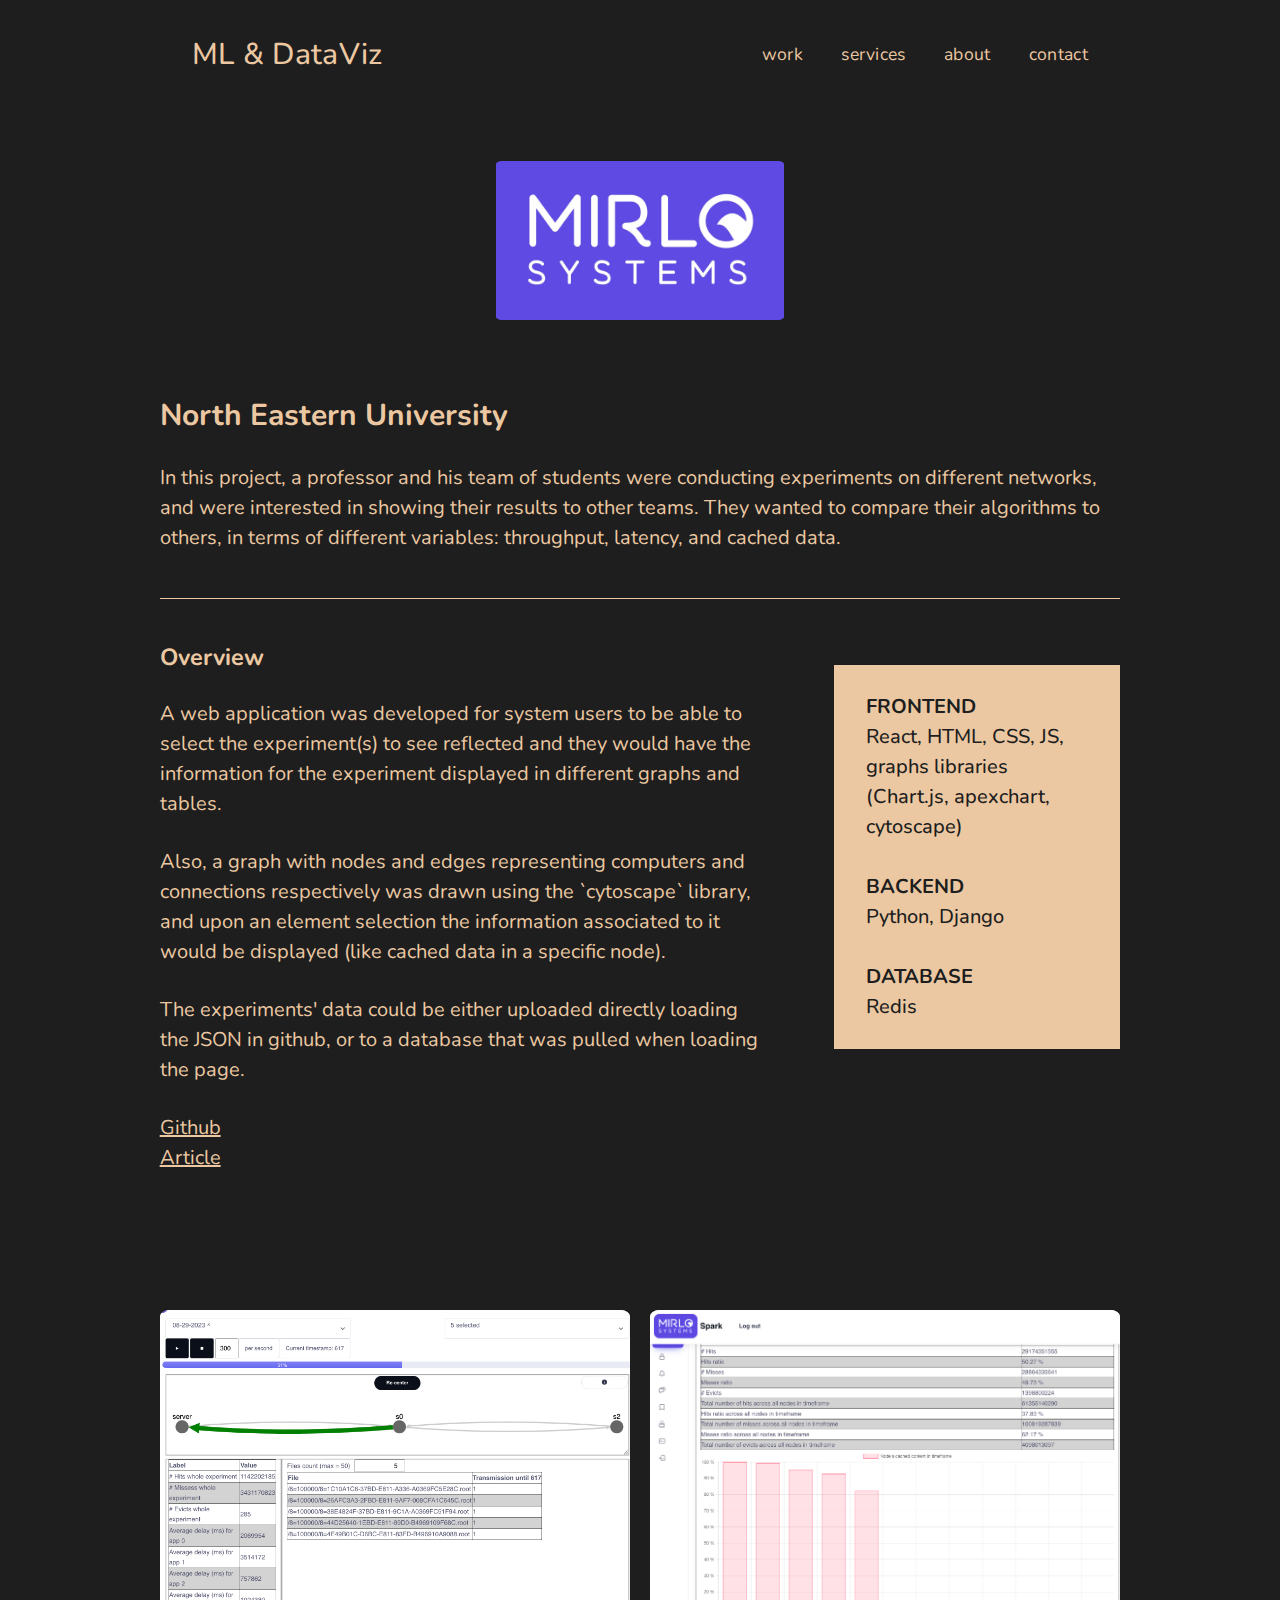
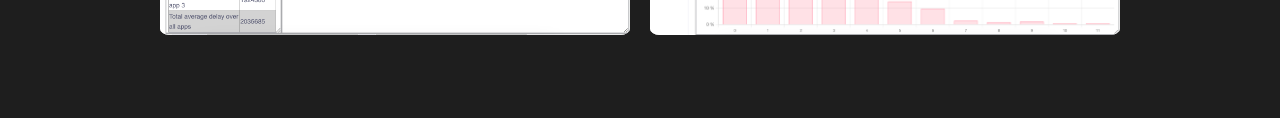
<file: project-NEU.html>
<!DOCTYPE html>
<html lang="en">

<head>
    <meta charset="UTF-8">
    <meta name="viewport" content="width=device-width, initial-scale=1.0">
    <meta name="description"
        content="Portfolio of Machine Learning and Data Visualization Solutions, senior Full-Stack Software Engineer specializing in web app development, data visualization, backend solutions, and automation. Experienced in AI, Solar Energy, and more.">
    <title>Machine Learning and Data Visualization Solutions | Senior Full-Stack Software Engineer Portfolio</title>
    <meta property="og:title" content="Machine Learning and Data Visualization Solutions | Senior Full-Stack Software Engineer Portfolio">
    <meta property="og:description"
        content="Portfolio of Machine Learning and Data Visualization Solutions, senior Full-Stack Software Engineer specializing in web app development, data visualization, backend solutions, and automation. Experienced in AI, Solar Energy, and more.">
    <link rel="canonical" href="https://ml-and-data-viz.github.io/index.html">
    <meta property="og:url" content="https://ml-and-data-viz.github.io/index.html">
    <meta property="og:type" content="website">
    <link rel="icon" type="image/x-icon" href="images/favicon/favicon.ico">
    <link href="css/project.css" rel="stylesheet">
    <link href="css/common.css" rel="stylesheet">
    <link href="css/header.css" rel="stylesheet">
    <script src="js/header.js"></script>
    <script src="js/custom_footer.js"></script>
    <link href="css/custom_footer.css" rel="stylesheet">
    <script>
        var projectJson = {
            "logo_source": "images/logos/mirlo_logo.webp",
            "project_title": "North Eastern University",
            "project_summary": "In this project, a professor and his team of students were conducting experiments on different networks, and were interested in showing their results to other teams. They wanted to compare their algorithms to others, in terms of different variables: throughput, latency, and cached data.",
            "project_overview_paragraphs": [
                "A web application was developed for system users to be able to select the experiment(s) to see reflected and they would have the information for the experiment displayed in different graphs and tables.",
                "Also, a graph with nodes and edges representing computers and connections respectively was drawn using the `cytoscape` library, and upon an element selection the information associated to it would be displayed (like cached data in a specific node).",
                "The experiments' data could be either uploaded directly loading the JSON in github, or to a database that was pulled when loading the page.",
                "<a href=\"https://github.com/ml-and-data-viz/neu-spark-public/\">Github</a> <br /> <a href=\"https://coe.northeastern.edu/news/using-edge-computing-to-revolutionize-video-streaming/\">Article</a>"
            ],
            "tech_stack": [
                ["Frontend", "React, HTML, CSS, JS, graphs libraries (Chart.js, apexchart, cytoscape)"],
                ["Backend", "Python, Django"],
                ["Database", "Redis"]
            ],
            project_images: [
                "images/neu-project/neu-project-1.png",
                "images/neu-project/neu-project-2.png"
            ]
        };
    </script>
    <script src="js/project-loader.js"></script>
</head>

<body>
    <script type="text/jsx" src="index.js"></script>
    <custom-header></custom-header>
    <main id="projectDescriptionMain">
    </main>
    <custom-footer></custom-footer>
</body>

</html>
</file>
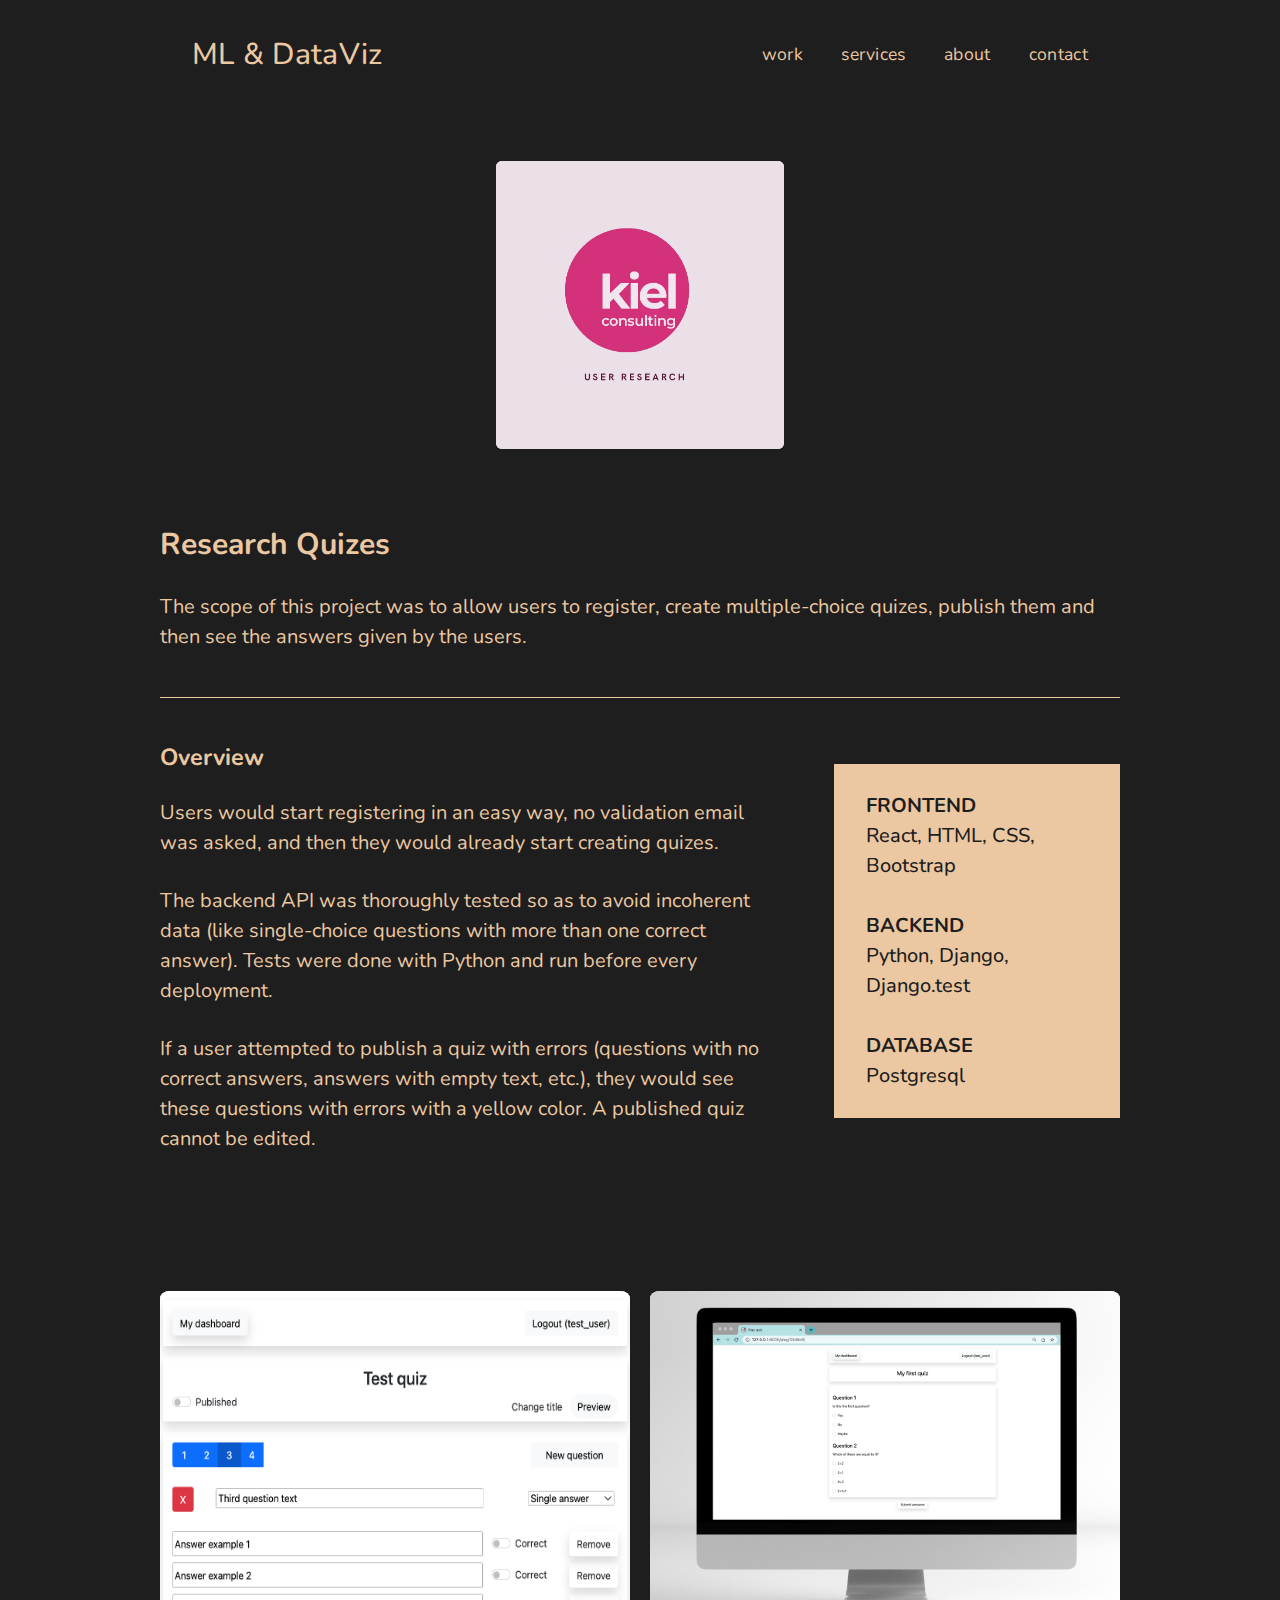
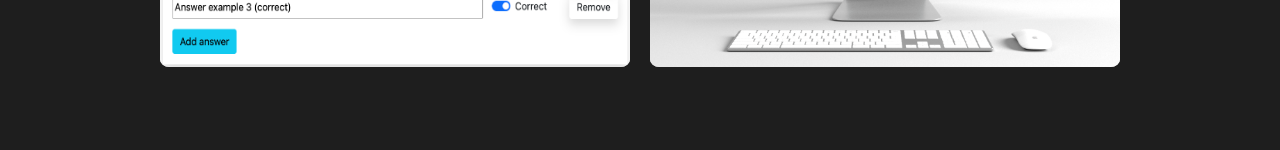
<file: project-quizes.html>
<!DOCTYPE html>
<html lang="en">

<head>
    <meta charset="UTF-8">
    <meta name="viewport" content="width=device-width, initial-scale=1.0">
    <meta name="description"
        content="Portfolio of Machine Learning and Data Visualization Solutions, senior Full-Stack Software Engineer specializing in web app development, data visualization, backend solutions, and automation. Experienced in AI, Solar Energy, and more.">
    <title>Machine Learning and Data Visualization Solutions | Senior Full-Stack Software Engineer Portfolio</title>
    <meta property="og:title" content="Machine Learning and Data Visualization Solutions | Senior Full-Stack Software Engineer Portfolio">
    <meta property="og:description"
        content="Portfolio of Machine Learning and Data Visualization Solutions, senior Full-Stack Software Engineer specializing in web app development, data visualization, backend solutions, and automation. Experienced in AI, Solar Energy, and more.">
    <link rel="canonical" href="https://ml-and-data-viz.github.io/index.html">
    <meta property="og:url" content="https://ml-and-data-viz.github.io/index.html">
    <meta property="og:type" content="website">
    <link rel="icon" type="image/x-icon" href="images/favicon/favicon.ico">
    <link href="css/project.css" rel="stylesheet">
    <link href="css/common.css" rel="stylesheet">
    <link href="css/header.css" rel="stylesheet">
    <script src="js/header.js"></script>
    <script src="js/custom_footer.js"></script>
    <link href="css/custom_footer.css" rel="stylesheet">
    <script>
        var projectJson = {
            "logo_source": "images/logos/quiz.webp",
            "project_title": "Research Quizes",
            "project_summary": "The scope of this project was to allow users to register, create multiple-choice quizes, publish them and then see the answers given by the users.",
            "project_overview_paragraphs": [
                "Users would start registering in an easy way, no validation email was asked, and then they would already start creating quizes.",
                "The backend API was thoroughly tested so as to avoid incoherent data (like single-choice questions with more than one correct answer). Tests were done with Python and run before every deployment.",
                "If a user attempted to publish a quiz with errors (questions with no correct answers, answers with empty text, etc.), they would see these questions with errors with a yellow color. A published quiz cannot be edited."
            ],
            "tech_stack": [
                ["Frontend", "React, HTML, CSS, Bootstrap"],
                ["Backend", "Python, Django, Django.test"],
                ["Database", "Postgresql"]
            ],
            "project_images": [
                "images/quiz-app/img4.png",
                "images/quiz-app/img6.png"
            ]
        };
    </script>
    <script src="js/project-loader.js"></script>
</head>

<body>
    <script type="text/jsx" src="index.js"></script>
    <custom-header></custom-header>
    <main id="projectDescriptionMain">
    </main>
    <custom-footer></custom-footer>
</body>

</html>
</file>
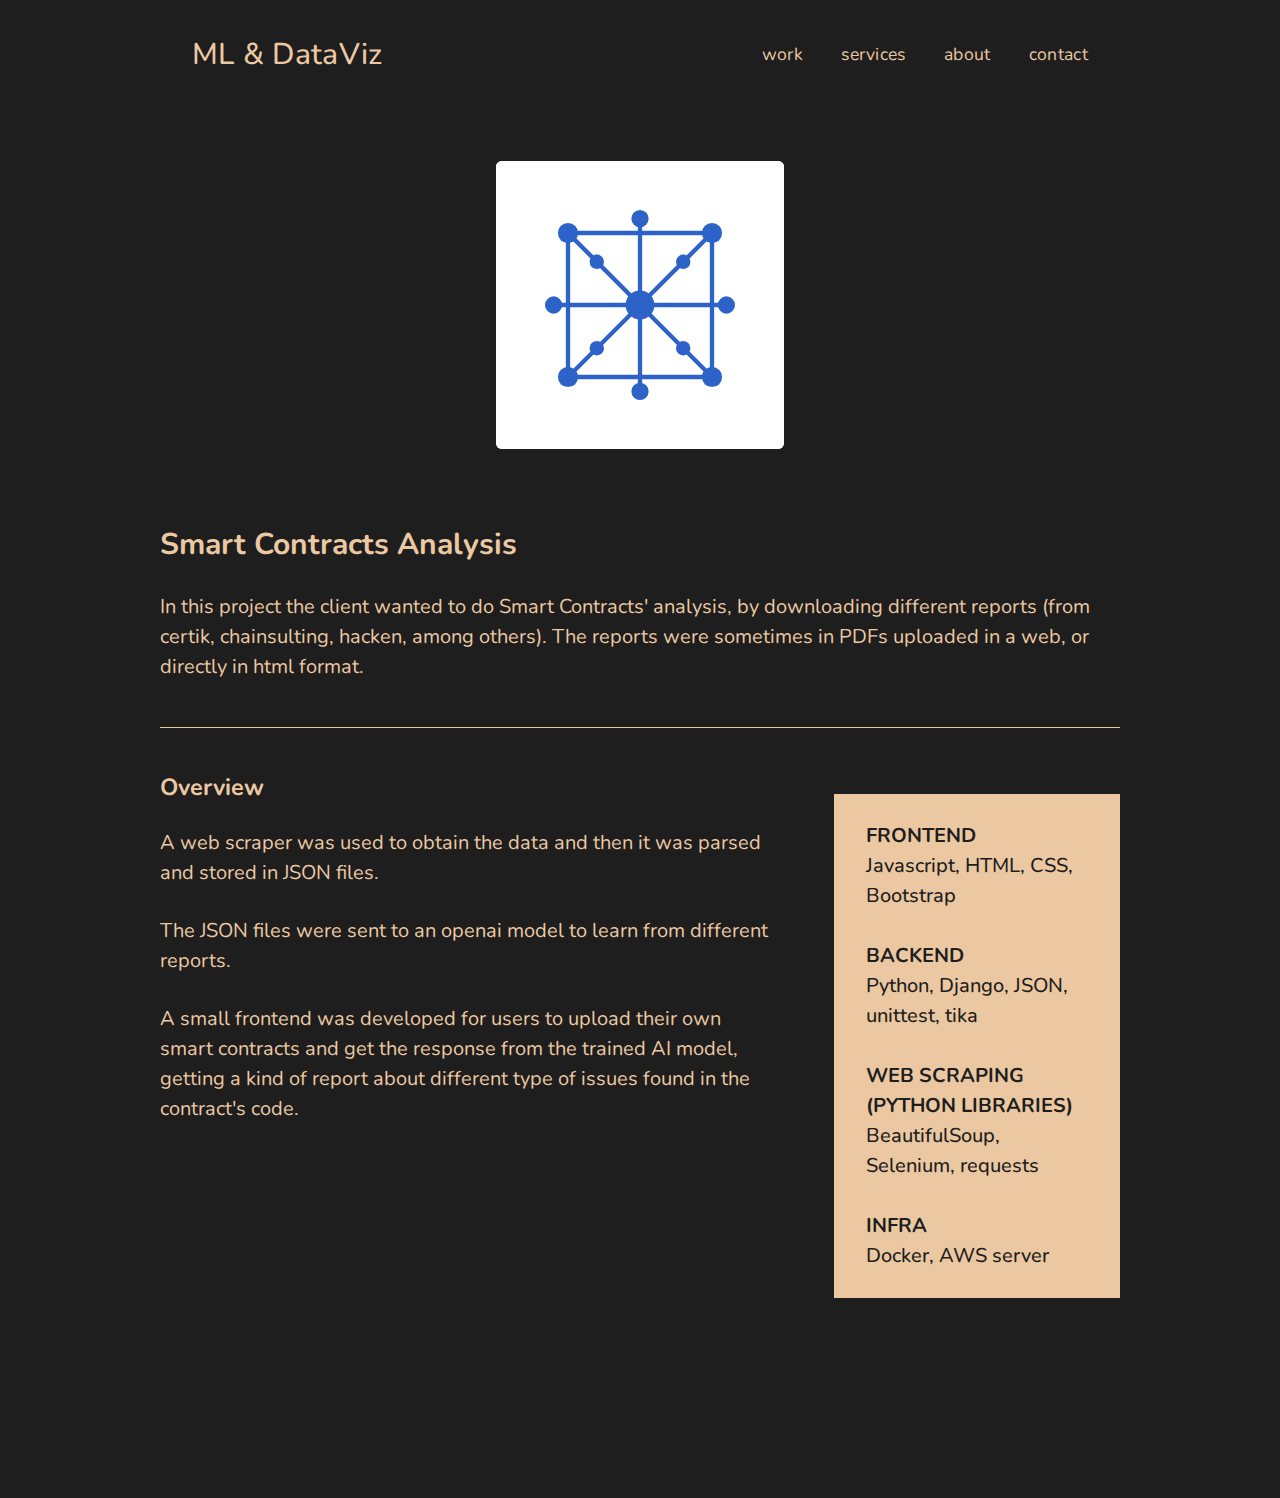
<file: project-smart-contracts.html>
<!DOCTYPE html>
<html lang="en">

<head>
    <meta charset="UTF-8">
    <meta name="viewport" content="width=device-width, initial-scale=1.0">
    <meta name="description"
        content="Portfolio of Machine Learning and Data Visualization Solutions, senior Full-Stack Software Engineer specializing in web app development, data visualization, backend solutions, and automation. Experienced in AI, Solar Energy, and more.">
    <title>Machine Learning and Data Visualization Solutions | Senior Full-Stack Software Engineer Portfolio</title>
    <meta property="og:title" content="Machine Learning and Data Visualization Solutions | Senior Full-Stack Software Engineer Portfolio">
    <meta property="og:description"
        content="Portfolio of Machine Learning and Data Visualization Solutions, senior Full-Stack Software Engineer specializing in web app development, data visualization, backend solutions, and automation. Experienced in AI, Solar Energy, and more.">
    <link rel="canonical" href="https://ml-and-data-viz.github.io/index.html">
    <meta property="og:url" content="https://ml-and-data-viz.github.io/index.html">
    <meta property="og:type" content="website">
    <link rel="icon" type="image/x-icon" href="images/favicon/favicon.ico">
    <link href="css/project.css" rel="stylesheet">
    <link href="css/common.css" rel="stylesheet">
    <link href="css/header.css" rel="stylesheet">
    <script src="js/header.js"></script>
    <script src="js/custom_footer.js"></script>
    <link href="css/custom_footer.css" rel="stylesheet">
    <script>
        var projectJson = {
            "logo_source": "images/logos/network-graph-logo.svg",
            "project_title": "Smart Contracts Analysis",
            "project_summary": "In this project the client wanted to do Smart Contracts' analysis, by downloading different reports (from certik, chainsulting, hacken, among others). The reports were sometimes in PDFs uploaded in a web, or directly in html format.",
            "project_overview_paragraphs": [
                "A web scraper was used to obtain the data and then it was parsed and stored in JSON files.",
                "The JSON files were sent to an openai model to learn from different reports.",
                "A small frontend was developed for users to upload their own smart contracts and get the response from the trained AI model, getting a kind of report about different type of issues found in the contract's code."
            ],
            "tech_stack": [
                ["Frontend", "Javascript, HTML, CSS, Bootstrap"],
                ["Backend", "Python, Django, JSON, unittest, tika"],
                ["Web scraping (python libraries)", "BeautifulSoup, Selenium, requests"],
                ["Infra", "Docker, AWS server"]
            ],
        };
    </script>
    <script src="js/project-loader.js"></script>
</head>

<body>
    <script type="text/jsx" src="index.js"></script>
    <custom-header></custom-header>
    <main id="projectDescriptionMain">
    </main>
    <custom-footer></custom-footer>
</body>

</html>
</file>
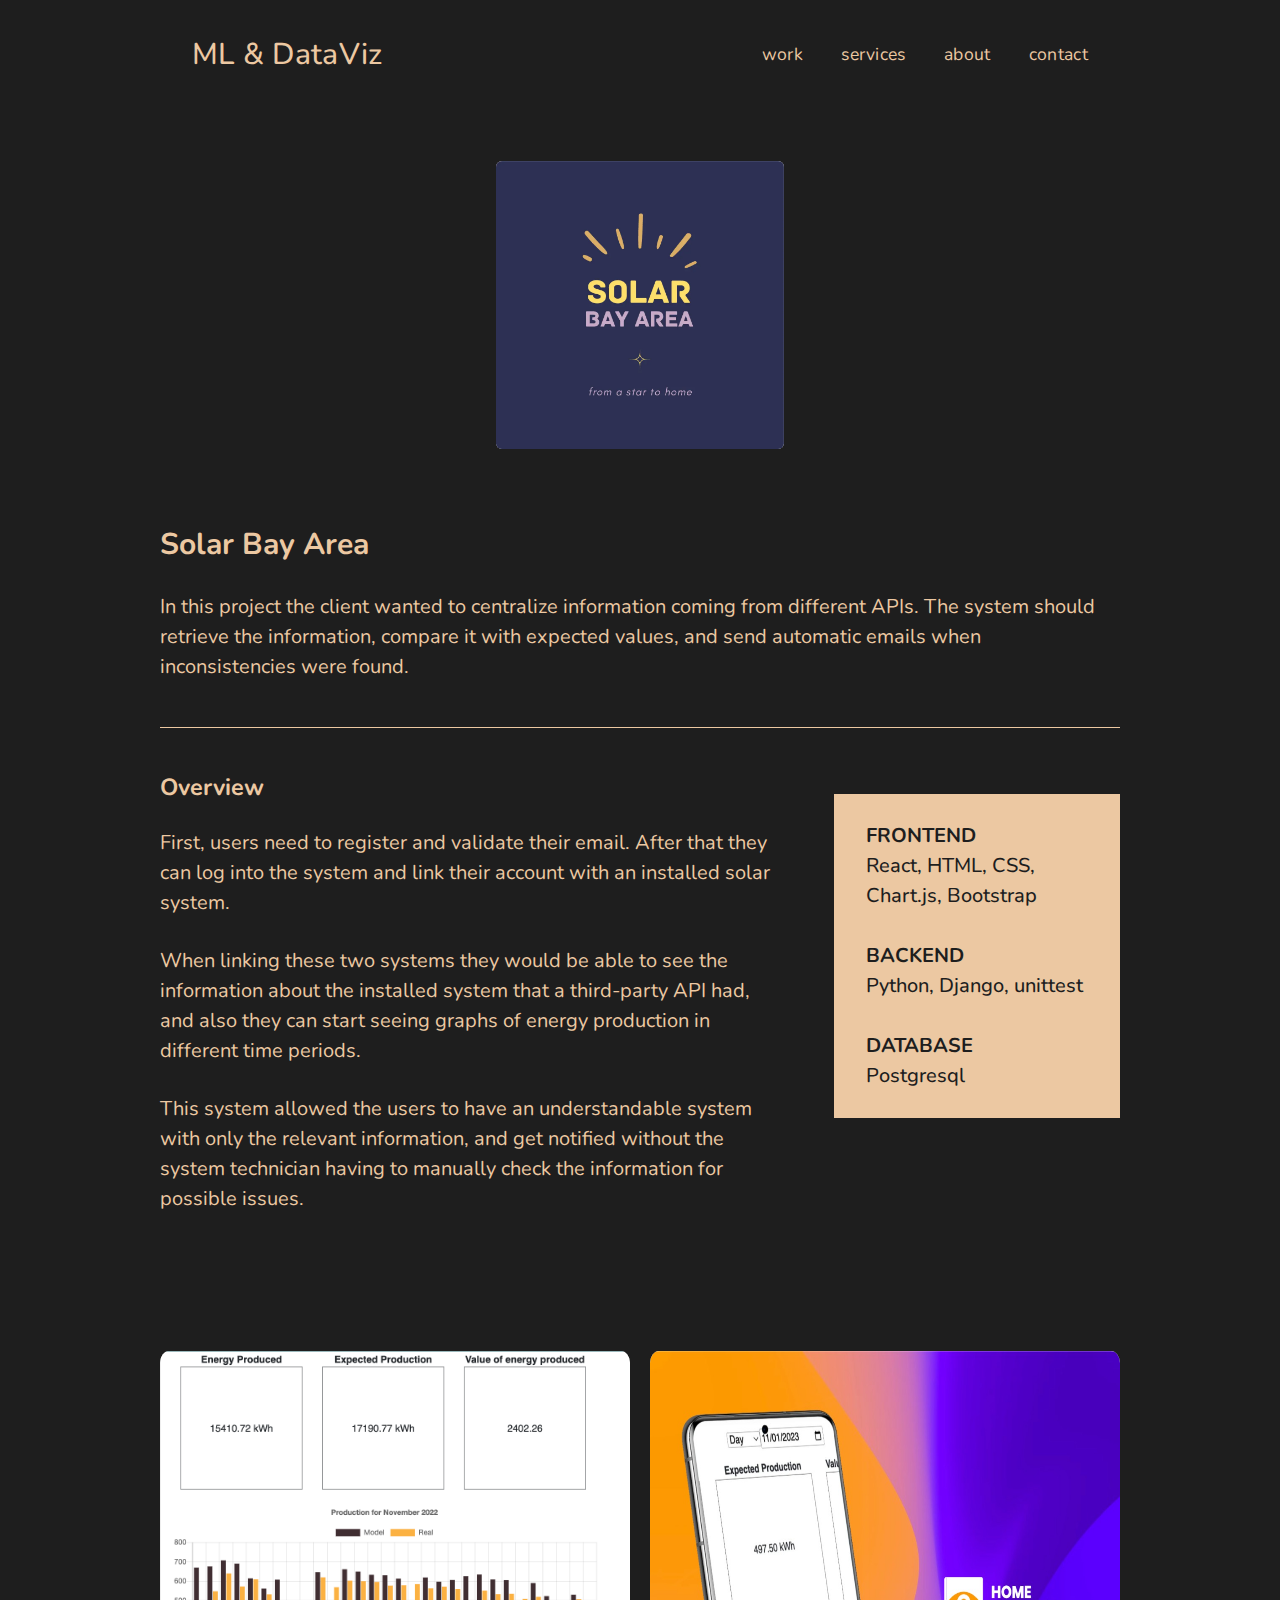
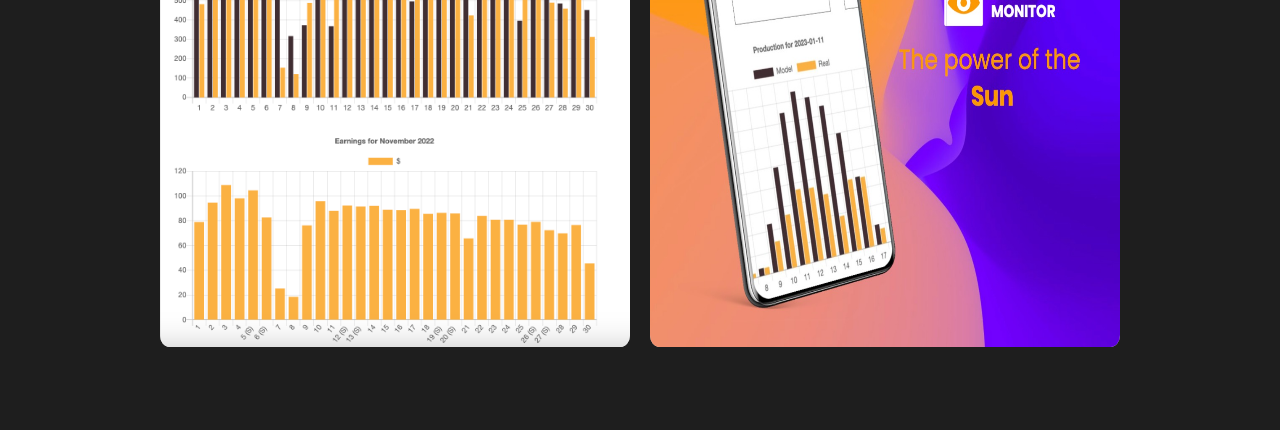
<file: project-solar-energy.html>
<!DOCTYPE html>
<html lang="en">

<head>
    <meta charset="UTF-8">
    <meta name="viewport" content="width=device-width, initial-scale=1.0">
    <meta name="description"
        content="Portfolio of Machine Learning and Data Visualization Solutions, senior Full-Stack Software Engineer specializing in web app development, data visualization, backend solutions, and automation. Experienced in AI, Solar Energy, and more.">
    <title>Machine Learning and Data Visualization Solutions | Senior Full-Stack Software Engineer Portfolio</title>
    <meta property="og:title" content="Machine Learning and Data Visualization Solutions | Senior Full-Stack Software Engineer Portfolio">
    <meta property="og:description"
        content="Portfolio of Machine Learning and Data Visualization Solutions, senior Full-Stack Software Engineer specializing in web app development, data visualization, backend solutions, and automation. Experienced in AI, Solar Energy, and more.">
    <link rel="canonical" href="https://ml-and-data-viz.github.io/index.html">
    <meta property="og:url" content="https://ml-and-data-viz.github.io/index.html">
    <meta property="og:type" content="website">
    <link rel="icon" type="image/x-icon" href="images/favicon/favicon.ico">
    <link href="css/project.css" rel="stylesheet">
    <link href="css/common.css" rel="stylesheet">
    <link href="css/header.css" rel="stylesheet">
    <script src="js/header.js"></script>
    <script src="js/custom_footer.js"></script>
    <link href="css/custom_footer.css" rel="stylesheet">
    <script>
        var projectJson = {
            "logo_source": "images/logos/SEN.webp",
            "project_title": "Solar Bay Area",
            "project_summary": "In this project the client wanted to centralize information coming from different APIs. The system should retrieve the information, compare it with expected values, and send automatic emails when inconsistencies were found.",
            "project_overview_paragraphs": [
                "First, users need to register and validate their email. After that they can log into the system and link their account with an installed solar system.",
                "When linking these two systems they would be able to see the information about the installed system that a third-party API had, and also they can start seeing graphs of energy production in different time periods.",
                "This system allowed the users to have an understandable system with only the relevant information, and get notified without the system technician having to manually check the information for possible issues."
            ],
            "tech_stack": [
                ["Frontend", "React, HTML, CSS, Chart.js, Bootstrap"],
                ["Backend", "Python, Django, unittest"],
                ["Database", "Postgresql"]
            ],
            "project_images": [
                "images/solar-energy-project/img4.png",
                "images/solar-energy-project/img5.jpeg"
            ]
        };
    </script>
    <script src="js/project-loader.js"></script>
</head>

<body>
    <script type="text/jsx" src="index.js"></script>
    <custom-header></custom-header>
    <main id="projectDescriptionMain">
    </main>
    <custom-footer></custom-footer>
</body>

</html>
</file>
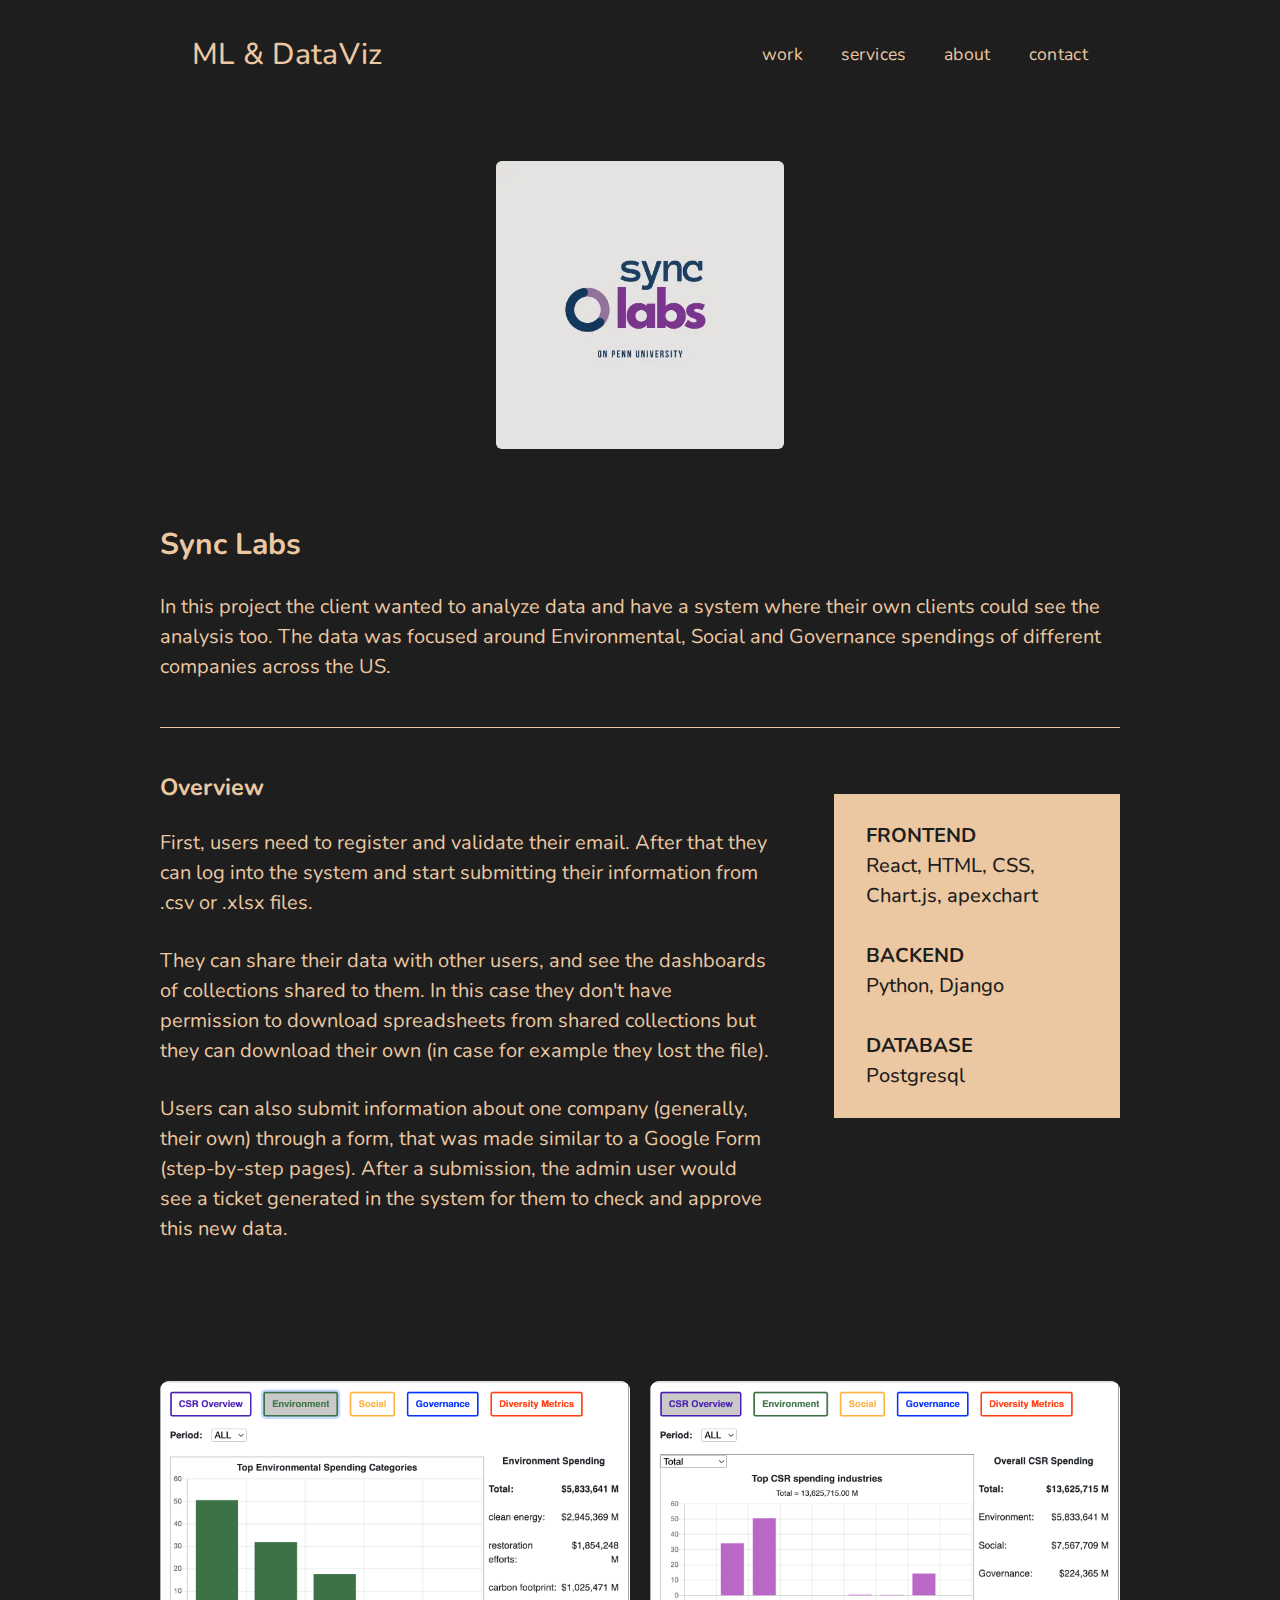
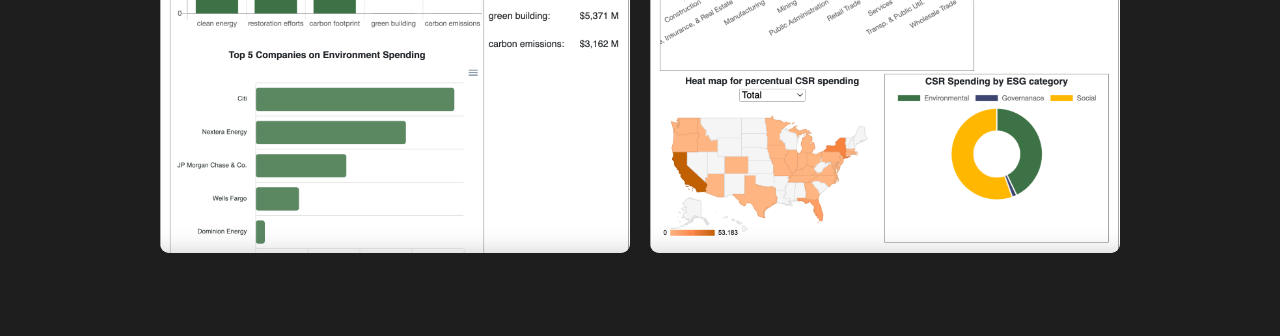
<file: project-sync.html>
<!DOCTYPE html>
<html lang="en">

<head>
    <meta charset="UTF-8">
    <meta name="viewport" content="width=device-width, initial-scale=1.0">
    <meta name="description"
        content="Portfolio of Machine Learning and Data Visualization Solutions, senior Full-Stack Software Engineer specializing in web app development, data visualization, backend solutions, and automation. Experienced in AI, Solar Energy, and more.">
    <title>Machine Learning and Data Visualization Solutions | Senior Full-Stack Software Engineer Portfolio</title>
    <meta property="og:title" content="Machine Learning and Data Visualization Solutions | Senior Full-Stack Software Engineer Portfolio">
    <meta property="og:description"
        content="Portfolio of Machine Learning and Data Visualization Solutions, senior Full-Stack Software Engineer specializing in web app development, data visualization, backend solutions, and automation. Experienced in AI, Solar Energy, and more.">
    <link rel="canonical" href="https://ml-and-data-viz.github.io/index.html">
    <meta property="og:url" content="https://ml-and-data-viz.github.io/index.html">
    <meta property="og:type" content="website">
    <link rel="icon" type="image/x-icon" href="images/favicon/favicon.ico">
    <link href="css/project.css" rel="stylesheet">
    <link href="css/common.css" rel="stylesheet">
    <link href="css/header.css" rel="stylesheet">
    <script src="js/header.js"></script>
    <script src="js/custom_footer.js"></script>
    <link href="css/custom_footer.css" rel="stylesheet">
    <script>
        var projectJson = {
            "logo_source": "images/logos/Sync.webp",
            "project_title": "Sync Labs",
            "project_summary": "In this project the client wanted to analyze data and have a system where their own clients could see the analysis too. The data was focused around Environmental, Social and Governance spendings of different companies across the US.",
            "project_overview_paragraphs": [
                "First, users need to register and validate their email. After that they can log into the system and start submitting their information from .csv or .xlsx files.",
                "They can share their data with other users, and see the dashboards of collections shared to them. In this case they don't have permission to download spreadsheets from shared collections but they can download their own (in case for example they lost the file).",
                "Users can also submit information about one company (generally, their own) through a form, that was made similar to a Google Form (step-by-step pages). After a submission, the admin user would see a ticket generated in the system for them to check and approve this new data."
            ],
            "tech_stack": [
                ["Frontend", "React, HTML, CSS, Chart.js, apexchart"],
                ["Backend", "Python, Django"],
                ["Database", "Postgresql"],
            ],
            project_images: [
                "images/data-analysis-project/project1_environment.png",
                "images/data-analysis-project/project1_overview.png"
            ]
        };
    </script>
    <script src="js/project-loader.js"></script>
</head>

<body>
    <script type="text/jsx" src="index.js"></script>
    <custom-header></custom-header>
    <main id="projectDescriptionMain">
    </main>
    <custom-footer></custom-footer>
</body>

</html>
</file>
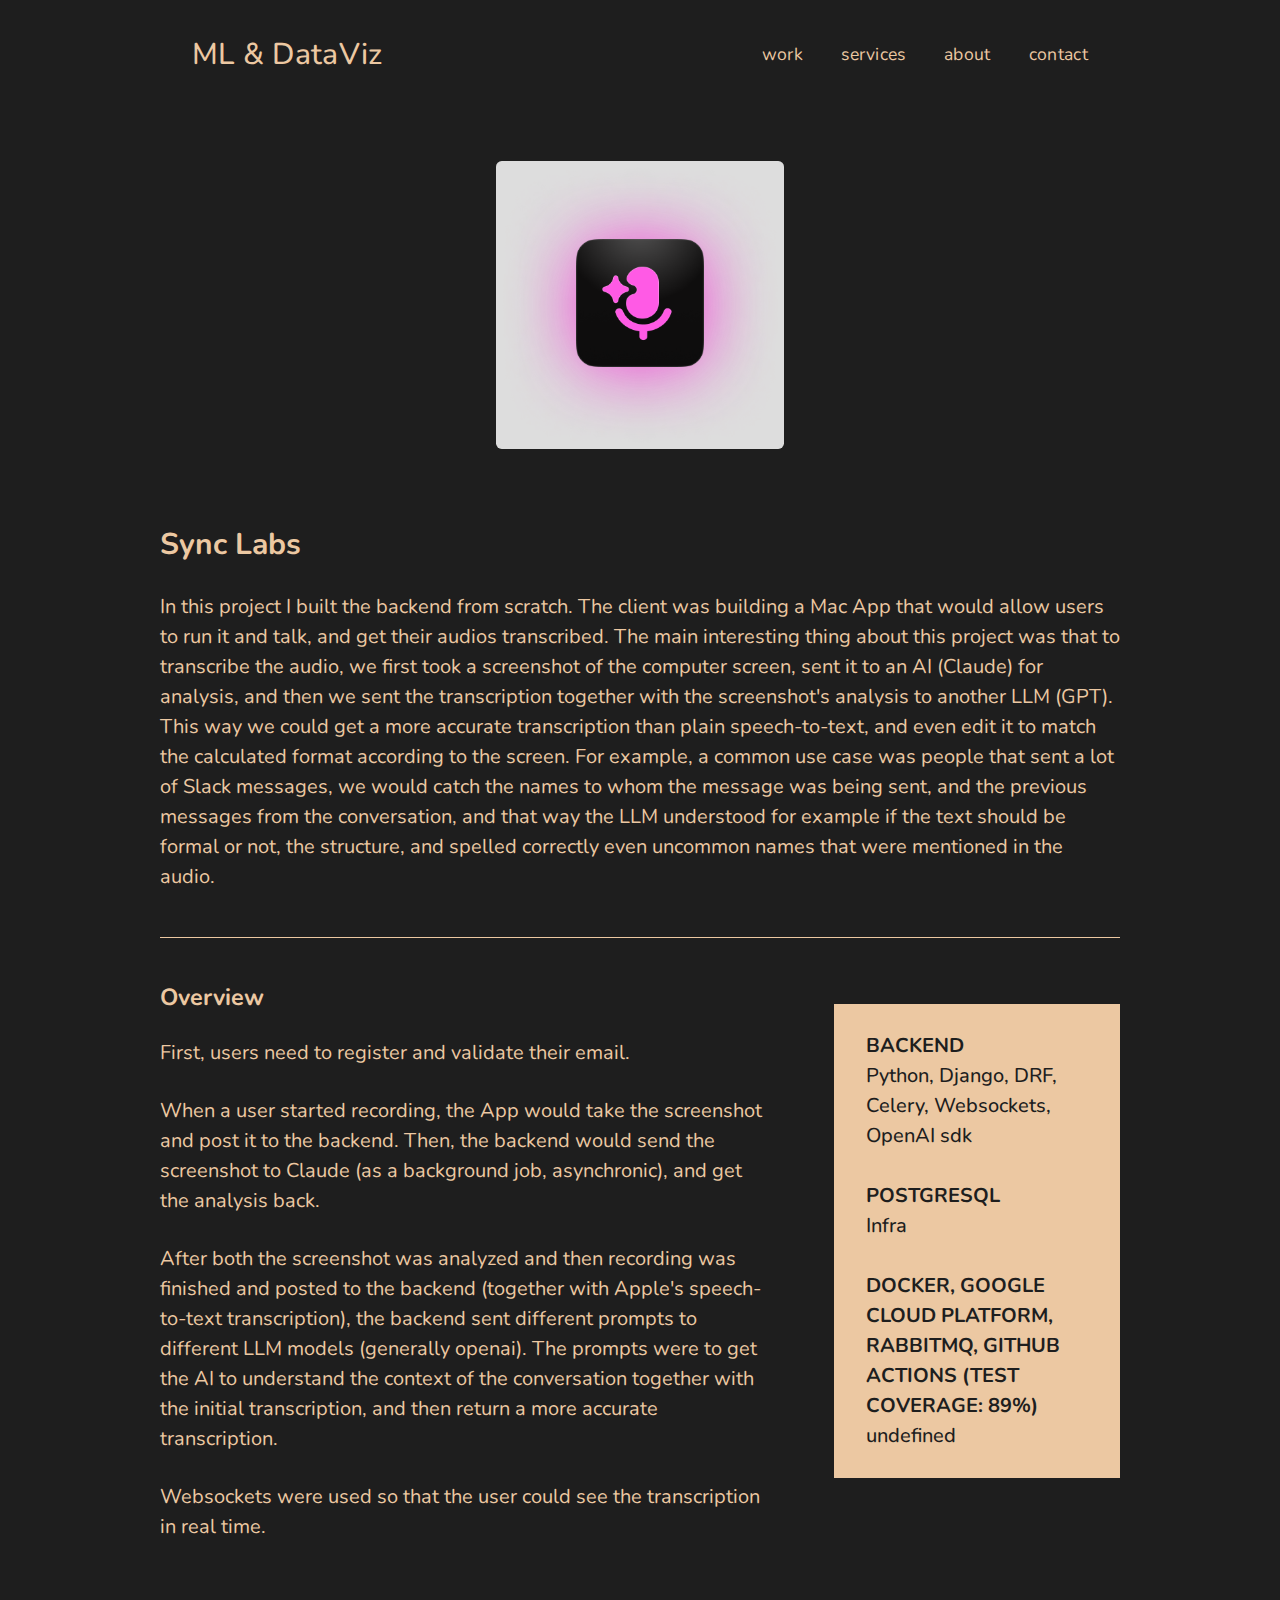
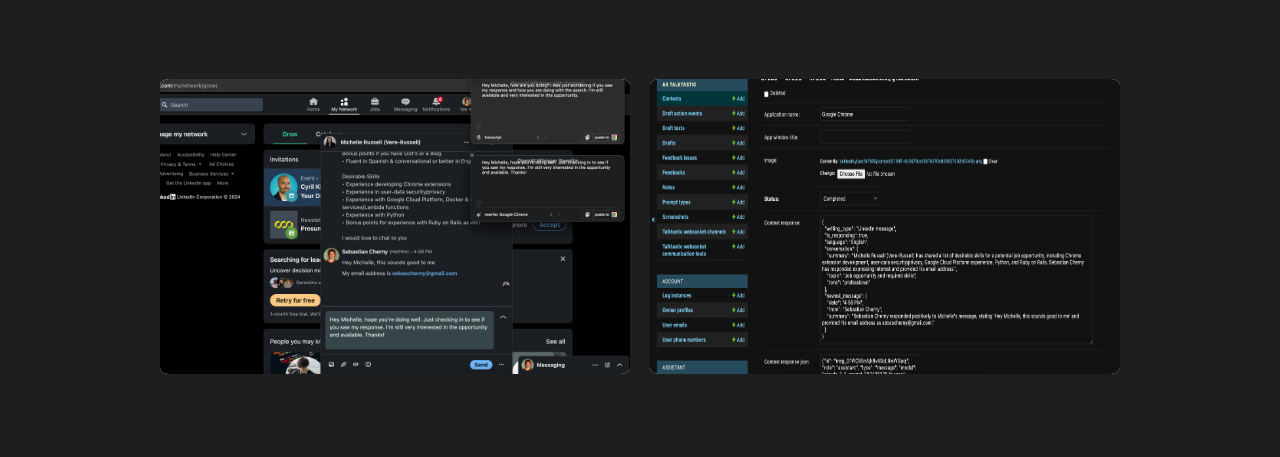
<file: project-talktastic.html>
<!DOCTYPE html>
<html lang="en">

<head>
    <meta charset="UTF-8">
    <meta name="viewport" content="width=device-width, initial-scale=1.0">
    <meta name="description"
        content="Portfolio of Machine Learning and Data Visualization Solutions, senior Full-Stack Software Engineer specializing in web app development, data visualization, backend solutions, and automation. Experienced in AI, Solar Energy, and more.">
    <title>Machine Learning and Data Visualization Solutions | Senior Full-Stack Software Engineer Portfolio</title>
    <meta property="og:title" content="Machine Learning and Data Visualization Solutions | Senior Full-Stack Software Engineer Portfolio">
    <meta property="og:description"
        content="Portfolio of Machine Learning and Data Visualization Solutions, senior Full-Stack Software Engineer specializing in web app development, data visualization, backend solutions, and automation. Experienced in AI, Solar Energy, and more.">
    <link rel="canonical" href="https://ml-and-data-viz.github.io/index.html">
    <meta property="og:url" content="https://ml-and-data-viz.github.io/index.html">
    <meta property="og:type" content="website">
    <link rel="icon" type="image/x-icon" href="images/favicon/favicon.ico">
    <link href="css/project.css" rel="stylesheet">
    <link href="css/common.css" rel="stylesheet">
    <link href="css/header.css" rel="stylesheet">
    <script src="js/header.js"></script>
    <script src="js/custom_footer.js"></script>
    <link href="css/custom_footer.css" rel="stylesheet">
    <script>
        var projectJson = {
            "logo_source": "images/logos/talktastic_icon.webp",
            "project_title": "Sync Labs",
            "project_summary": "In this project I built the backend from scratch. The client was building a Mac App that would allow users to run it and talk, and get their audios transcribed. The main interesting thing about this project was that to transcribe the audio, we first took a screenshot " + 
                                "of the computer screen, sent it to an AI (Claude) for analysis, and then we sent the transcription together with the " + 
                                "screenshot's analysis to another LLM (GPT). This way we could get a more accurate transcription than plain speech-to-text, " + 
                                "and even edit it to match the calculated format according to the screen. " + 
                                "For example, a common use case was people that sent a lot of Slack messages, we would catch the names to whom the " +
                                "message was being sent, and the previous messages from the conversation, and that way the LLM understood for example if the text " +
                                "should be formal or not, the structure, and spelled correctly even uncommon names that were mentioned in the audio.",
            "project_overview_paragraphs": [
                    "First, users need to register and validate their email.",
                    "When a user started recording, the App would take the screenshot and post it to the backend. Then, the backend would send the screenshot to Claude (as a background job, asynchronic), and get the analysis back.",
                    "After both the screenshot was analyzed and then recording was finished and posted to the backend (together " + 
                    "with Apple's speech-to-text transcription), the backend sent different prompts to different LLM models (generally openai). " + 
                    "The prompts were to get the AI to understand the context of the conversation together with the initial transcription, " + 
                    "and then return a more accurate transcription.",
                    "Websockets were used so that the user could see the transcription in real time."
            ],
            "tech_stack": [
                ["Backend", "Python, Django, DRF, Celery, Websockets, OpenAI sdk"],
                ["Postgresql", "Infra"],
                ["Docker, Google Cloud Platform, RabbitMQ, Github Actions (test coverage: 89%)"]
            ],
            project_images: [
                "images/talktastic-project/talktastic-project-1.png",
                "images/talktastic-project/talktastic-project-2.png",
            ]
        };
    </script>
    <script src="js/project-loader.js"></script>
</head>

<body>
    <script type="text/jsx" src="index.js"></script>
    <custom-header></custom-header>
    <main id="projectDescriptionMain">
    </main>
    <custom-footer></custom-footer>
</body>

</html>
</file>
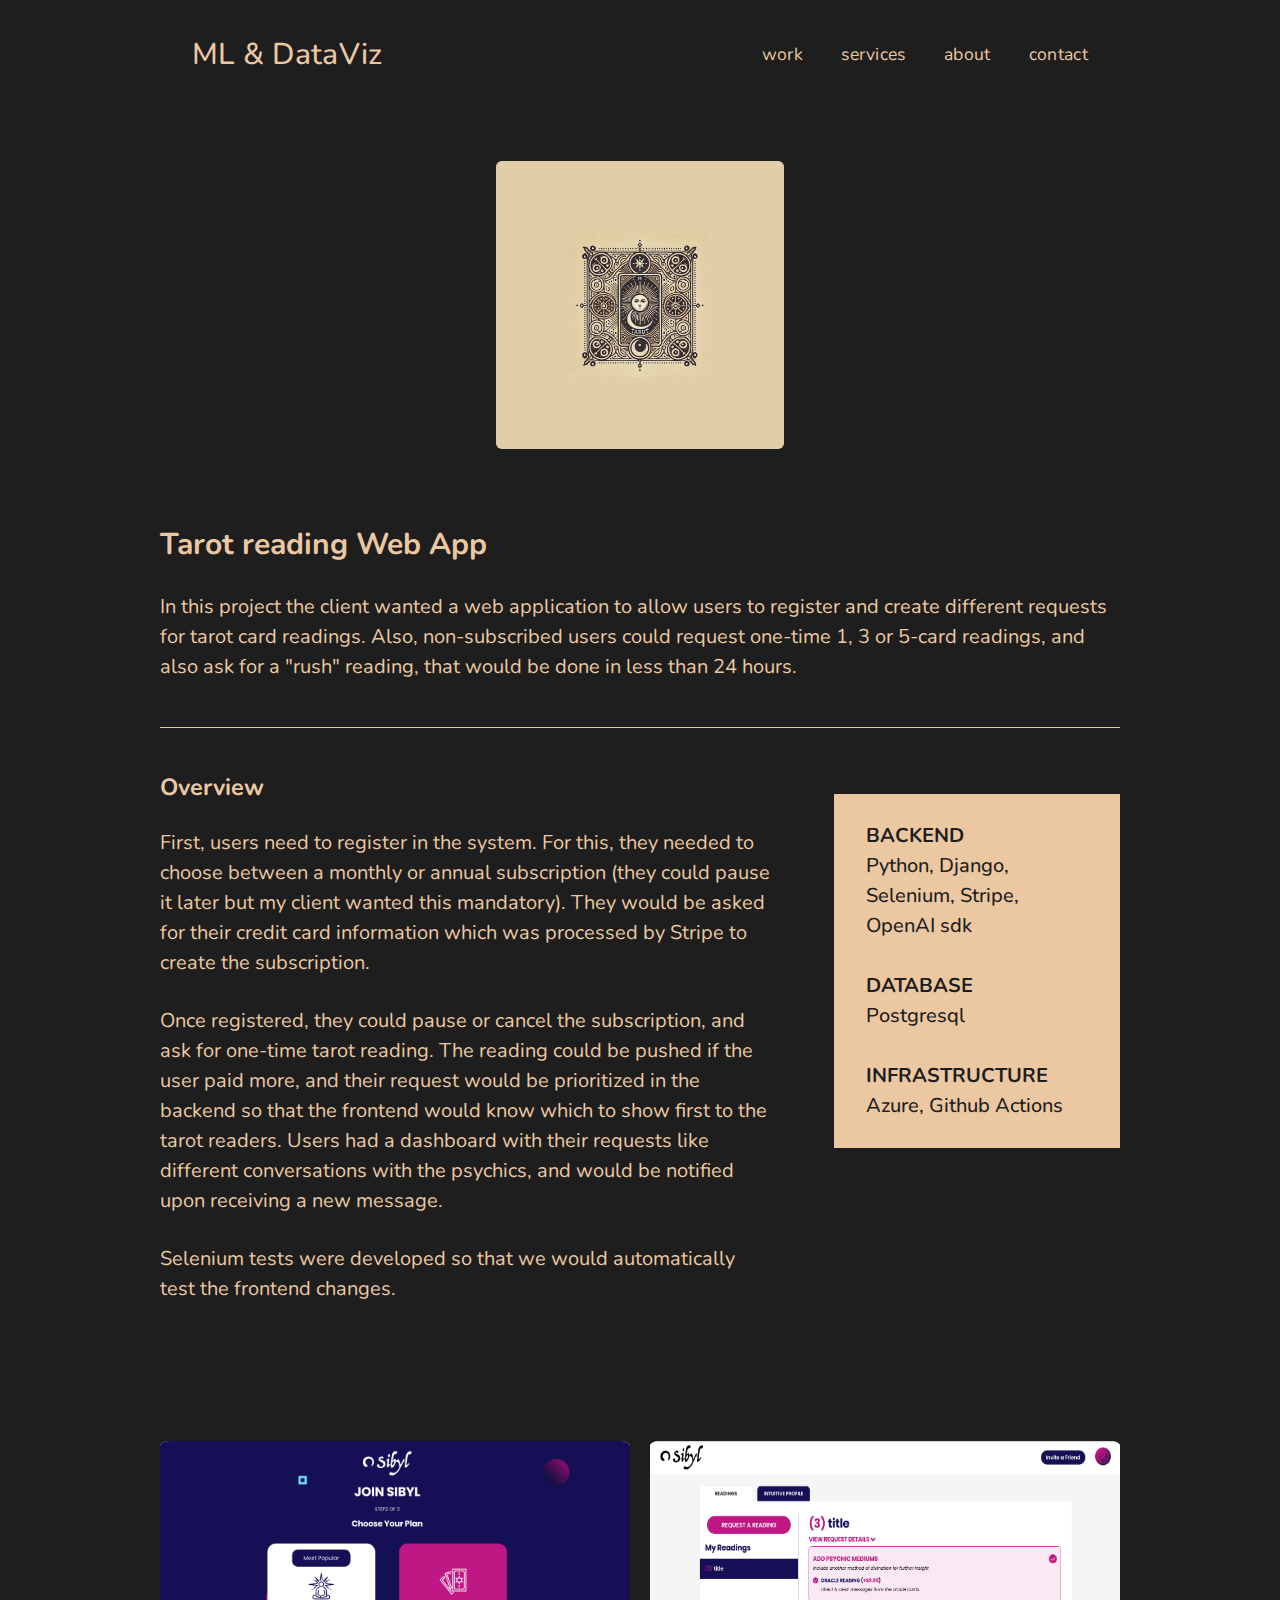
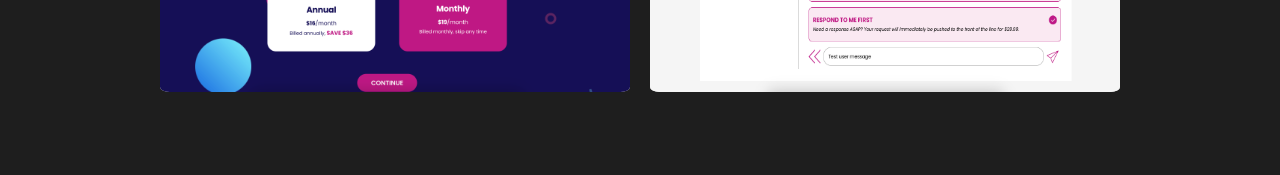
<file: project-tarot.html>
<!DOCTYPE html>
<html lang="en">

<head>
    <meta charset="UTF-8">
    <meta name="viewport" content="width=device-width, initial-scale=1.0">
    <meta name="description"
        content="Portfolio of Machine Learning and Data Visualization Solutions, senior Full-Stack Software Engineer specializing in web app development, data visualization, backend solutions, and automation. Experienced in AI, Solar Energy, and more.">
    <title>Machine Learning and Data Visualization Solutions | Senior Full-Stack Software Engineer Portfolio</title>
    <meta property="og:title" content="Machine Learning and Data Visualization Solutions | Senior Full-Stack Software Engineer Portfolio">
    <meta property="og:description"
        content="Portfolio of Machine Learning and Data Visualization Solutions, senior Full-Stack Software Engineer specializing in web app development, data visualization, backend solutions, and automation. Experienced in AI, Solar Energy, and more.">
    <link rel="canonical" href="https://ml-and-data-viz.github.io/index.html">
    <meta property="og:url" content="https://ml-and-data-viz.github.io/index.html">
    <meta property="og:type" content="website">
    <link rel="icon" type="image/x-icon" href="images/favicon/favicon.ico">
    <link href="css/project.css" rel="stylesheet">
    <link href="css/common.css" rel="stylesheet">
    <link href="css/header.css" rel="stylesheet">
    <script src="js/header.js"></script>
    <script src="js/custom_footer.js"></script>
    <link href="css/custom_footer.css" rel="stylesheet">
    <script>
        var projectJson = {
            "logo_source": "images/logos/tarot_logo_2.webp",
            "project_title": "Tarot reading Web App",
            "project_summary": 'In this project the client wanted a web application to allow users to register and create different requests for tarot card readings. Also, non-subscribed users could request one-time 1, 3 or 5-card readings, and also ask for a "rush" reading, that would be done in less than 24 hours.',
            "project_overview_paragraphs": [
                "First, users need to register in the system. For this, they needed to choose between a monthly or annual " +
                "subscription (they could pause it later but my client wanted this mandatory). " +
                "They would be asked for their credit card information which was processed by Stripe to create the subscription.",
                "Once registered, they could pause or cancel the subscription, and ask for one-time tarot reading. " +
                "The reading could be pushed if the user paid more, and their request would be prioritized in the backend so that the frontend would know which to show first " +
                "to the tarot readers. Users had a dashboard with their requests like different conversations with the psychics, and would be notified upon receiving a new message.",
                "Selenium tests were developed so that we would automatically test the frontend changes."
            ],
            "tech_stack": [
                ["Backend", "Python, Django, Selenium, Stripe, OpenAI sdk"],
                ["Database", "Postgresql"],
                ["Infrastructure", "Azure, Github Actions"],
            ],
            project_images: [
                "images/tarot-project/tarot-project-1.png",
                "images/tarot-project/tarot-project-2.png"
            ]
        };
    </script>
    <script src="js/project-loader.js"></script>
</head>

<body>
    <script type="text/jsx" src="index.js"></script>
    <custom-header></custom-header>
    <main id="projectDescriptionMain">
    </main>
    <custom-footer></custom-footer>
</body>

</html>
</file>
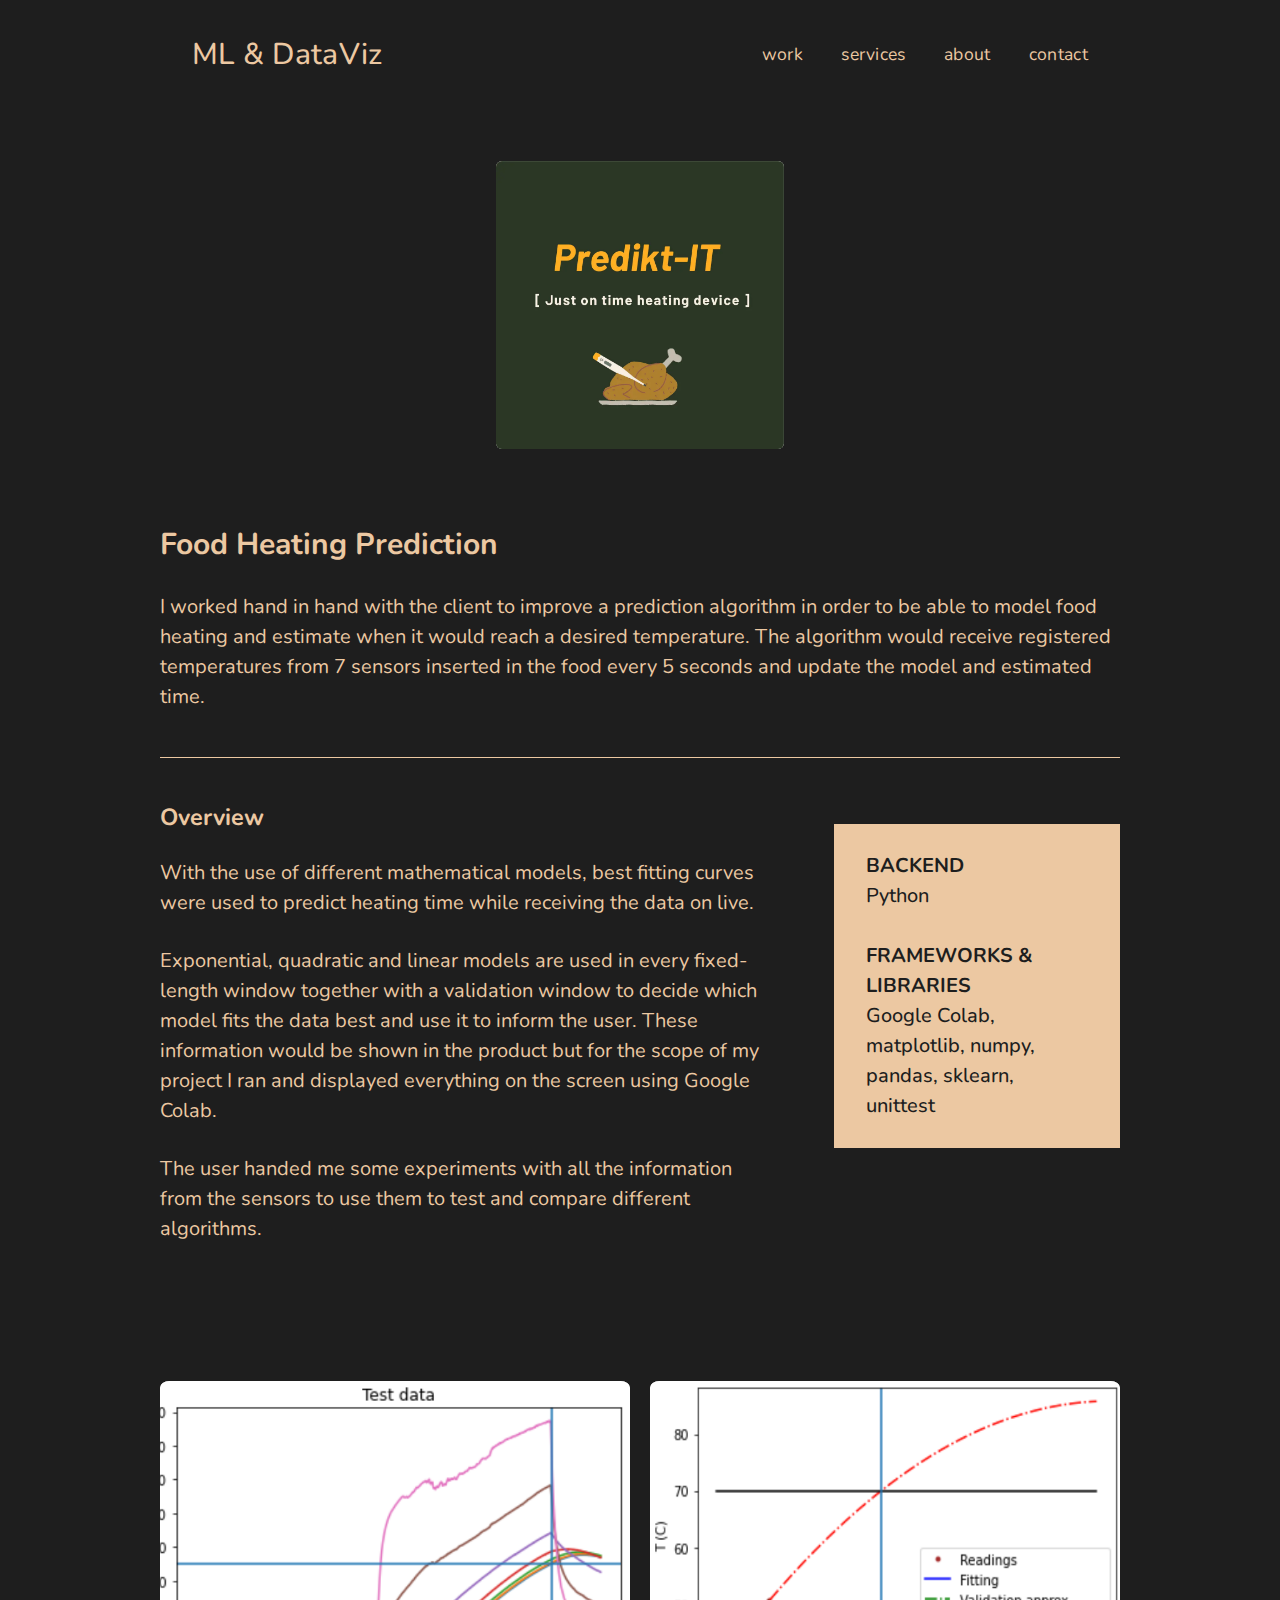
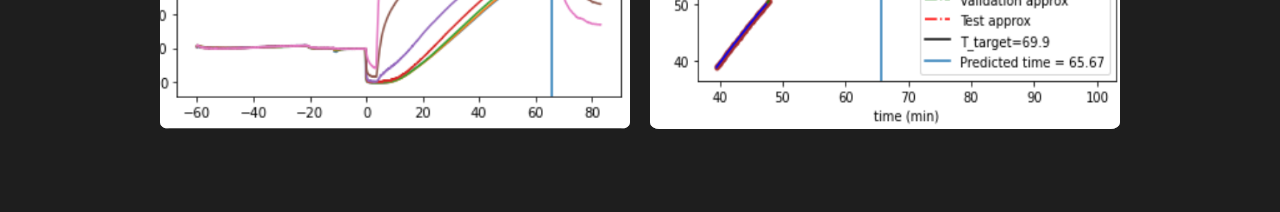
<file: project-temperature-prediction.html>
<!DOCTYPE html>
<html lang="en">

<head>
    <meta charset="UTF-8">
    <meta name="viewport" content="width=device-width, initial-scale=1.0">
    <meta name="description"
        content="Portfolio of Machine Learning and Data Visualization Solutions, senior Full-Stack Software Engineer specializing in web app development, data visualization, backend solutions, and automation. Experienced in AI, Solar Energy, and more.">
    <title>Machine Learning and Data Visualization Solutions | Senior Full-Stack Software Engineer Portfolio</title>
    <meta property="og:title" content="Machine Learning and Data Visualization Solutions | Senior Full-Stack Software Engineer Portfolio">
    <meta property="og:description"
        content="Portfolio of Machine Learning and Data Visualization Solutions, senior Full-Stack Software Engineer specializing in web app development, data visualization, backend solutions, and automation. Experienced in AI, Solar Energy, and more.">
    <link rel="canonical" href="https://ml-and-data-viz.github.io/index.html">
    <meta property="og:url" content="https://ml-and-data-viz.github.io/index.html">
    <meta property="og:type" content="website">
    <link rel="icon" type="image/x-icon" href="images/favicon/favicon.ico">
    <link href="css/project.css" rel="stylesheet">
    <link href="css/common.css" rel="stylesheet">
    <link href="css/header.css" rel="stylesheet">
    <script src="js/header.js"></script>
    <script src="js/custom_footer.js"></script>
    <link href="css/custom_footer.css" rel="stylesheet">
    <script>
        var projectJson = {
            "logo_source": "images/logos/heating.webp",
            "project_title": "Food Heating Prediction",
            "project_summary": 'I worked hand in hand with the client to improve a prediction algorithm in order to be able to model food heating and estimate when it would reach a desired temperature. The algorithm would receive registered temperatures from 7 sensors inserted in the food every 5 seconds and update the model and estimated time.',
            "project_overview_paragraphs": [
                "With the use of different mathematical models, best fitting curves were used to predict heating time while receiving the data on live.",
                "Exponential, quadratic and linear models are used in every fixed-length window together with a validation " +
                "window to decide which model fits the data best and use it to inform the user. " + 
                "These information would be shown in the product but for the scope of my project I ran and displayed everything on the screen using Google Colab.",
                "The user handed me some experiments with all the information from the sensors to use them to test and compare different algorithms."
            ],
            "tech_stack": [
                ["Backend", "Python"],
                ["Frameworks & Libraries", "Google Colab, matplotlib, numpy, pandas, sklearn, unittest"]
            ],
            project_images: [
                "images/heating-prediction-project/img6.png",
                "images/heating-prediction-project/img5.png"
            ]
        };
    </script>
    <script src="js/project-loader.js"></script>
</head>

<body>
    <script type="text/jsx" src="index.js"></script>
    <custom-header></custom-header>
    <main id="projectDescriptionMain">
    </main>
    <custom-footer></custom-footer>
</body>

</html>
</file>
<file: css/common.css>
body, main {
    background: var(--variableBackgroundColor);
}

@font-face {
    src: url("fonts/MazzardH-ExtraLight.otf") format("opentype");
    font-family: Mazzard;
    font-weight: lighter;
}

@font-face {
    src: url("fonts/Dongle/Dongle-Bold.ttf") format("opentype");
    font-family: Dongle;
    font-weight: bold;
}

@font-face {
    src: url("fonts/Dongle/Dongle-Light.ttf") format("opentype");
    font-family: Dongle;
    font-weight: 200;
}

@font-face {
    src: url("fonts/Dongle/Dongle-Regular.ttf") format("opentype");
    font-family: Dongle;
    font-weight: 300;
}

@font-face {
    src: url("fonts/Nunito/Nunito-ExtraLight.ttf") format("opentype");
    font-family: Nunito;
    font-weight: 100;
}

@font-face {
    src: url("fonts/Nunito/Nunito-Regular.ttf") format("opentype");
    font-family: Nunito;
    font-weight: 300;
}

@font-face {
    src: url("fonts/Nunito/Nunito-Medium.ttf") format("opentype");
    font-family: Nunito;
    font-weight: 400;
}

@font-face {
    src: url("fonts/Nunito/Nunito-Bold.ttf") format("opentype");
    font-family: Nunito;
    font-weight: bold;
}

@font-face {
    src: url("fonts/Nunito/Nunito-Light.ttf") format("opentype");
    font-family: Nunito;
    font-weight: 200;
}

:root {
    --variableBackgroundColor: #1e1e1e;
    --variableFontColor: #ecc8a2;
    --variableShinyColor: #ecc8a2;
    --variableFontText: 'Nunito';
    --variableFontTitle: 'Nunito';
}

@keyframes fadeIn {
    0% {
        opacity: 0.2;
    }

    100% {
        opacity: 1;
    }
}

body {
    font-family: var(--variableFontText);
    font-size: 20px;
    color: var(--variableFontColor);
    line-height: 1.5;
    font-weight: 300;
    padding-bottom: 5vh;
}

.title-font {
    font-family: var(--variableFontTitle);
    font-weight: normal;
    font-size: 1.5em;
}

* {
    box-sizing: border-box;
}

.niceButton {
    background-color: var(--variableShinyColor);
    border-color: var(--variableShinyColor);
    border-width: 1px;
    border-radius: 3px;
    border-style: solid;
    color: var(--variableBackgroundColor);
    font-family: var(--variableFontText);
}

.niceButton:hover {
    background-color: var(--variableBackgroundColor);
    color: var(--variableShinyColor);
    cursor: pointer;
}

a:visited {
}

a {
    color: inherit;
}
</file>
<file: css/index.css>
html {
    scroll-behavior: smooth;
}

.presentationText {
    display: block;
    text-align: justify;
    font-size: 1.3vw;
    font-weight: 100;
}

img {
    min-width: 10em;
    max-width: 100%;
    display: block;
    background: #ddd;
    border-radius: 2%;
}

/*p {
    font-size: .9375em;
    font-style: normal;
    font-weight: 400;
    color: #fff;
    line-height: 1.5;
    margin: 0 0 .5em 0;
}*/

.model-hed-link {
    color: #f5e3d0;
    text-decoration: none;
}

.model-hed {
    width: 100%;
    text-align: center;
    margin-top: 40%;
}

.job-description {
    margin-top: 20%;
    width: 100%;
    text-align: center;
    color: #f5e3d0;
}

#about {
    text-align: center;
    color: var(--variableFontColor);
    height: auto;
    width: 100%;
    position: relative;
    padding-top: 10vh;
    padding-bottom: 0vw;
    padding-left: 30vw;
    padding-right: 30vw;
    flex: 1;
}

.blockDiv {
    height: 20vh;
    display: flex;
}

#latest-projects {
    text-align: center;
    padding-top: 8%;
    padding-bottom: 5%;
    font-size: 25px;
}

#services {
    text-align: center;
    padding-left: 10vw;
    padding-right: 10vw;
    padding-top: 3%;
    padding-bottom: 2%;
    font-size: 25px;
}

#presentationH1 {
    letter-spacing: 0.03em;
    font-size: 3vw;
    padding-left: 5%;
    padding-bottom: 0px;
    margin-block-end: 80px;
    height: 8vh;
}

.lookbook-gallery {
    padding-right: 10%;
    padding-left: 10%;
}

.lookbook-grid {
    display: grid;
    column-gap: 30px;
    row-gap: 30px;
    grid-template-rows: auto auto;
    grid-template-columns: 1fr 1fr;
}

.link_with_icon_index {
    text-decoration: none;
    color: inherit;
    margin-right: 0.5em;
    font-size: 24px;
    text-align: center;
    display: inline-block;
    width: 100%;
}

.link_with_icon_index img {
    width: 100%;
}

.work_grid_cell .overlay {
    pointer-events: none;
    position: absolute;
    top: 0;
    left: 0;
    width: 100%;
    height: 100%;
    padding-left: 20%;
    padding-right: 20%;
    background-color: rgba(0, 0, 0, 0.5); /* Semi-transparent shadow */
    color: #f5e3d0;
    text-align: center;
    justify-content: center;
    align-items: center;
    opacity: 0; /* Start with the overlay hidden */
    transition: opacity 0.3s ease; /* Smooth transition */
    border-radius: 2%;
}

/*
.work_grid_cell:hover img {
    transform: scale(1.05); /* Slightly enlarge image on hover
}
*/

.work_grid_cell:hover .overlay {
    opacity: 0.9; /* Show the overlay on hover */
    background-color: black;
}

.work_grid_cell {
    transition: transform 0.3s ease; /* Smooth scaling on hover */
    position: relative;
}


.model {
    text-align: center;
    display: inline-block;
    width: 100%;
    margin: 0; /* before wasn't included */
    position: relative; /* before wasn't included */
}

.contactMeButton {
    /* min-height: 35px; */
    height: 100%;
    text-align: center;
    padding: 9px 15px;
    vertical-align: middle;
    text-decoration: none;
    font-weight: bold;
    width: 10vw;
    display: inline-block;
    text-align: center;
    align-items: center;
}

.services-grid {
    display: grid;
    column-gap: 60px;
    row-gap: 10px;
    grid-template-rows: auto auto auto auto;
    grid-template-columns: 1fr 1fr 1fr 1fr;
}

.logo_image {
    aspect-ratio: 1 / 1;
}

.service-title {
    font-size: 20px;
}

.service-description {
    font-size: 15px;
    text-align: justify;
    font-family: "Roboto";
}



@media (max-width: 1100px) {
    .lookbook-grid {
        grid-template-rows: auto;
        grid-template-columns: 1fr;
    }

    #about {
        padding-left: 10vw;
        padding-right: 10vw;
    }

    #services {
        font-size: 45px;
    }

    .presentationText {
        display: block;
        text-align: justify;
        font-size: 4vw;
    }

    #presentationH1 {
        letter-spacing: 0.03em;
        font-size: 8vw;
        padding-left: 0;
        text-align: left;
        height: 7vh;
    }

    .blockDiv {
        height: 20vh;
    }

    .contactMeButton {
        font-size: 4vw;
        width: 30%;
    }

    #latest-projects {
        padding-top: 0%;
        font-size: 45px;
    }

    .services-grid {
        display: grid;
        grid-template-rows: auto auto;
        grid-template-columns: 1fr 1fr;
        grid-template-areas:
            "item1 item2"
            "item5 item6"
            "item3 item4"
            "item7 item8";
    }

    .services-grid div:nth-child(1) { grid-area: item1; }
    .services-grid div:nth-child(2) { grid-area: item2; }
    .services-grid div:nth-child(3) { grid-area: item3; h3 {margin-top: 10%;} }
    .services-grid div:nth-child(4) { grid-area: item4; h3 {margin-top: 10%;} }
    .services-grid div:nth-child(5) { grid-area: item5; }
    .services-grid div:nth-child(6) { grid-area: item6; }
    .services-grid div:nth-child(7) { grid-area: item7; }
    .services-grid div:nth-child(8) { grid-area: item8; }

    .service-description {
        font-size: 2vw;
    }

    .service-title {
        font-size: 3vw;
    }

    .model-hed {
        font-size: 3.5vw;
    }

    .title-font {
        font-size: 7vw;
    }

    .job-description {
        font-size: 3vw;
    }

    .overlay {
        padding-left: 20%;
        padding-right: 20%;
    }

    .services-grid div {
        margin-bottom: 0;
    }

}
</file>
<file: css/custom_footer.css>
.footer-distributed {
    background: var(--variableBackgroundColor);
    box-shadow: 0 1px 1px 0 rgba(0, 0, 0, 0.12);
    box-sizing: border-box;
    width: 100%;
    text-align: left;
    font: bold 16px sans-serif;
    padding: 55px 50px;
}

.footer-distributed .footer-left,
.footer-distributed .footer-center,
.footer-distributed .footer-right {
    display: inline-block;
    /*vertical-align: top;*/
}

/* Footer left */

.footer-distributed .footer-left {
    width: 40%;
}

/* The company logo */

.footer-distributed h3 {
    color: #ffffff;
    font: normal 36px 'Open Sans', cursive;
    margin: 0;
}

.footer-distributed h3 span {
    color: lightseagreen;
}

/* Footer links */

.footer-distributed .footer-links {
    color: #ffffff;
    margin: 20px 0 12px;
    padding: 0;
}

.footer-distributed .footer-links a {
    display: inline-block;
    line-height: 1.8;
    font-weight: 400;
    text-decoration: none;
    color: inherit;
}

.footer-distributed .footer-company-name {
    color: white;
    font-size: 20px;
    font-weight: normal;
    margin: 0;
}

/* Footer Center */

.footer-distributed .footer-center {
    width: 35%;
}

.footer-distributed .footer-center i {
    background-color: var(--variableBackgroundColor);
    color: #ffffff;
    font-size: 25px;
    width: 38px;
    height: 38px;
    border-radius: 50%;
    text-align: center;
    line-height: 42px;
    margin: 10px 15px;
    vertical-align: middle;
}

.footer-distributed .footer-center i.fa-envelope {
    font-size: 17px;
    line-height: 38px;
}

.footer-distributed .footer-center p {
    display: inline-block;
    color: #ffffff;
    font-weight: 400;
    vertical-align: middle;
    margin: 0;
}

.footer-distributed .footer-center p span {
    display: block;
    font-weight: normal;
    font-size: 14px;
    line-height: 2;
}

.footer-distributed .footer-center p a {
    color: lightseagreen;
    text-decoration: none;
    ;
}

.footer-distributed .footer-links a:before {
    content: "|";
    font-weight: 300;
    font-size: 20px;
    left: 0;
    color: #fff;
    display: inline-block;
    padding-right: 5px;
}

.footer-distributed .footer-links .link-1:before {
    content: none;
}

/* Footer Right */

.footer-distributed .footer-right {
    width: 20%;
}

.footer-right {
    text-align: right;
}

.footer-distributed .footer-company-about {
    line-height: 20px;
    color: #92999f;
    font-size: 13px;
    font-weight: normal;
    margin: 0;
}

.footer-distributed .footer-company-about span {
    display: block;
    color: #ffffff;
    font-size: 14px;
    font-weight: bold;
    margin-bottom: 20px;
}

.footer-distributed {
    margin-top: 25px;
}

.footer-distributed .footer-icons a {
    display: inline-block;
    width: 35px;
    height: 35px;
    cursor: pointer;
    border-radius: 2px;

    font-size: 24px;
    color: #ffffff;
    text-align: center;
    line-height: 35px;

    margin-right: 3px;
    margin-bottom: 5px;
}

/* If you don't want the footer to be responsive, remove these media queries */

@media (max-width: 1100px) {

    .footer-distributed .footer-company-name {
        font-size: 20px;
    }

    .footer-distributed .footer-left,
    .footer-distributed .footer-center,
    .footer-distributed .footer-right {
        display: block;
        width: 100%;
        margin-bottom: 40px;
        text-align: center;
    }

    .footer-distributed .footer-center i {
        margin-left: 0;
    }

}
</file>
<file: css/header.css>
#headerDiv {
    background-color: var(--variableBackgroundColor);
    position: fixed;
    left: 0px;
    top: 0px;
    right: 0px;
    bottom: 0px;
    flex-grow: 1;
    flex-shrink: 0;
    flex-basis: 67%;
    z-index: 1;
    display: block;
    width: 100vw;
    height: 12vh;
    padding: 0vh 15vw 0px;
    border: 1px none;
    font-size: 0.625rem;
    font-weight: 400;
    letter-spacing: 0.3px;
    justify-content: space-between;
    animation: fadeIn 1s;
}

#navigationDiv {
    background-color: var(--variableBackgroundColor);
    display: flex;
    width: auto;
    height: 12vh;
    padding-left: 0vw;
    padding-right: 0vw;
}

#nameHeaderDiv {
    position: relative;
    width: 20vw;
    min-width: 100px;
    align-self: center;
}

#headerButtonsDiv {
    align-self: center;
    flex-direction: row;
    display: flex;
    margin-left: auto;
}

.headerButton {
    margin-left: 3vw;
    font-size: 1.1rem;
    font-weight: 300;
    color: var(--variableFontColor);
    text-decoration: none;
}

#nameHeader {
    color: var(--variableFontColor);
    font-size: 30px;
}

#nameHeaderLink {
    color: var(--variableFontColor);
    text-decoration: none;
    font-size: 100%;
}

@media (max-width: 1100px) {
    .headerButton {
        font-size: 3vw;
    }

    #nameHeader {
        font-size: 5vw;
    }

    #headerDiv {
        padding: 0vh 10vw 0px;
        height: 5vh;
    }
}
</file>
<file: css/contact.css>
input,
textarea {
    background-color: var(--variableBackgroundColor);
    border-color: white;
    border-width: 1px;
    border-radius: 3px;
    border-style: solid;
    color: var(--variableFontColor);
    font-family: var(--variableFontText), sans-serif;
}

input {
    height: 7vh;
}

input,
textarea {
    width: 80%;
}

#submitButton {
    height: 35px;
    float: left;
    margin-left: 10%;
    text-align: center;
    padding: 9px 15px;
}

form {
    width: 100%;
}

#contact {
    padding-left: 25vw;
    padding-right: 25vw;
    padding-top: 15vh;
    padding-bottom: 0vh;
    text-align: center;
    color: var(--variableFontColor);
}

.blockDiv {
    height: 6vh;
}

.form_div {
    margin-bottom: 1.5em;
}

.form_label {
    float: left;
    margin-left: 10%;
}

.form_input {
    font-size: 120%;
}

.link_with_icon {
    text-decoration: none;
    color: inherit;
    margin-right: 2em;
    font-size: 0.9em;
}

#mailDiv {
    text-align: center;
    margin-top: 3vh;
}

#mailDiv br {
    display: none;
}

@media (max-width: 1100px) {
    #contact {
        padding-top: 10vh;
        padding-right: 10vw;
        padding-left: 10vw;
    }

    h1 {
        font-size: 5em;
        height: 70px;
    }

    #contact p, .link_with_icon {
        font-size: 1.3em;
    }

}

@media (max-width: 700px) {
    #contact {
        padding-top: 10vh;
        padding-right: 10vw;
        padding-left: 10vw;
    }

    h1 {
        font-size: 5em;
        height: 70px;
    }

    #contact p {
        font-size: 0.9em;
    }

    .link_with_icon {
        font-size: 0.9em;
    }

    #mailDiv br {
        display: block;
    }

}
</file>
<file: css/project.css>
body {
    background: var(--variableBackgroundColor);
    color: var(--variableFontColor);
}

#projectDescriptionMain {
    padding-left: 12%;
    padding-right: 12%;
    padding-top: 5%;
    padding-bottom: 0;
    color: var(--variableFontColor);
}

#logoTop {
    width: 50%;
    margin: auto;
}

#logoTopDiv {
    padding-top: 10vh;
    padding-left: 20%;
    padding-right: 20%;
    padding-bottom: 5%;
    height: auto;
}

#overviewDiv {
    display: flex;
    margin-top: 5vh;
    padding-top: 2vh;
    border-top: 0.5px solid var(--variableFontColor);
    margin-bottom: 13vh;
    font-family: var(--variableFontText), sans-serif;
}

#overviewText {
    width: 80%;
    padding-right: 5vw;
    font-family: var(--variableFontText), sans-serif;
}

#techStack {
    background-color: var(--variableShinyColor);
    margin-top: 5%;
    width: 25vw;
    color: var(--variableBackgroundColor);
    padding-top: 3vh;
    padding-bottom: 3vh;
    padding-right: 2.5vw;
    padding-left: 2.5vw;
    height: 100%;
    font-weight: 400;
}

.techStackTitle {
    font-weight: bold;
    text-transform: uppercase;
    margin-bottom: 0px;
    margin-top: 0px;
}

.techStackDescription {
    margin-top: 0px;
    margin-bottom: 30px;
}

img {
    max-width: 100%;
    display: block;
    background: #ddd;
    border-radius: 2%;
}

#lastImagesDiv {
    display: flex;
    margin-top: 2%;
}

#imgLeft {
    width: 49%;
    margin-right: 2%;
    margin-left: 0;
}

#imgRight {
    width: 49%;
    margin-right: 0;
}

@media (max-width: 1100px) {
    #lastImagesDiv {
        display: block;
    }

    #imgLeft {
        margin-bottom: 5vh;
        width: 80%;
        margin-left: auto;
        margin-right: auto;
    }

    #imgRight {
        width: 80%;
        margin-left: auto;
        margin-right: auto;
    }

    #techStack {
        width: 30vw;
        font-size: 125%;
    }

    #projectDiv h2 {
        font-size: 5vw;
    }

    #projectDiv p {
        font-size: 1.5vw;
    }

    #overviewDiv {
        margin-top: 5vh;
        padding-top: 5vh;
        margin-bottom: 10vh;
    }

    #overviewDiv h3 {
        font-size: 3.5vw;
        text-transform: uppercase;
    }

    #overviewDiv p {
        font-size: 2.5vw;
    }
}
</file>
